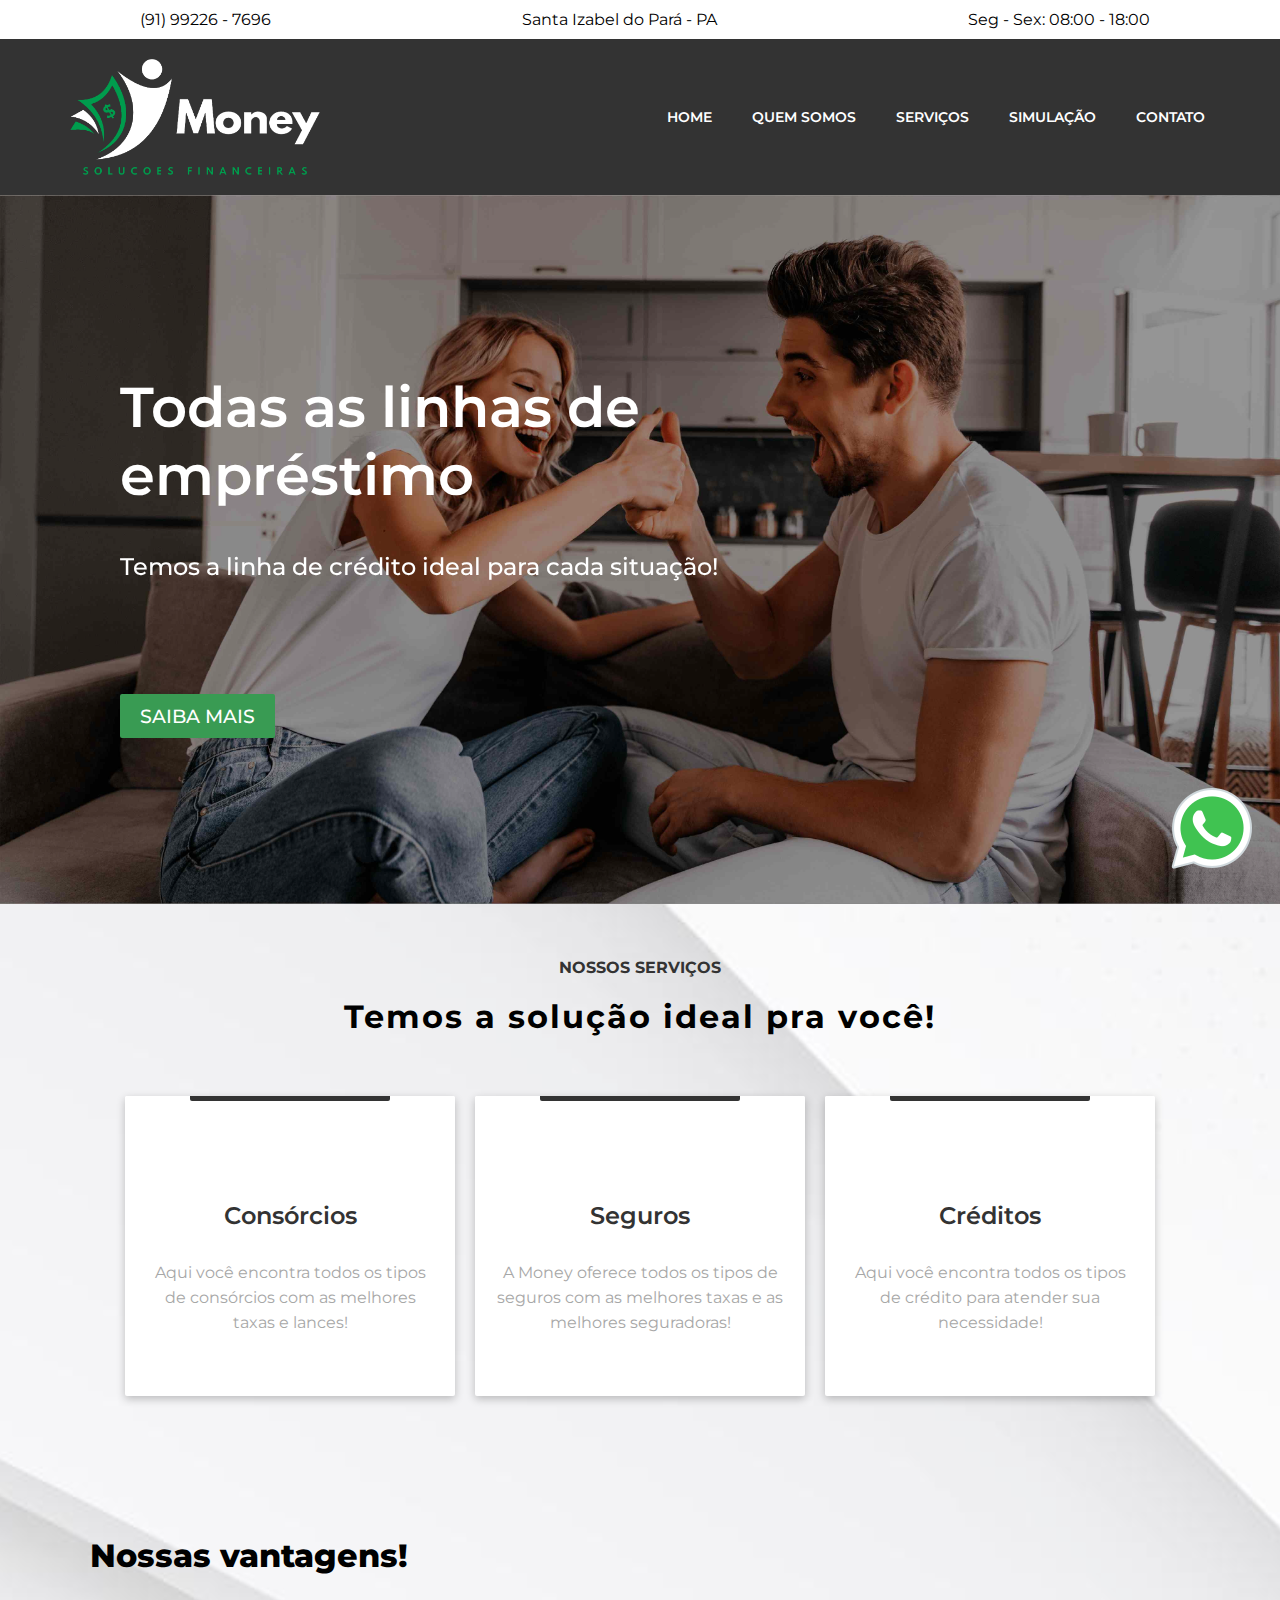
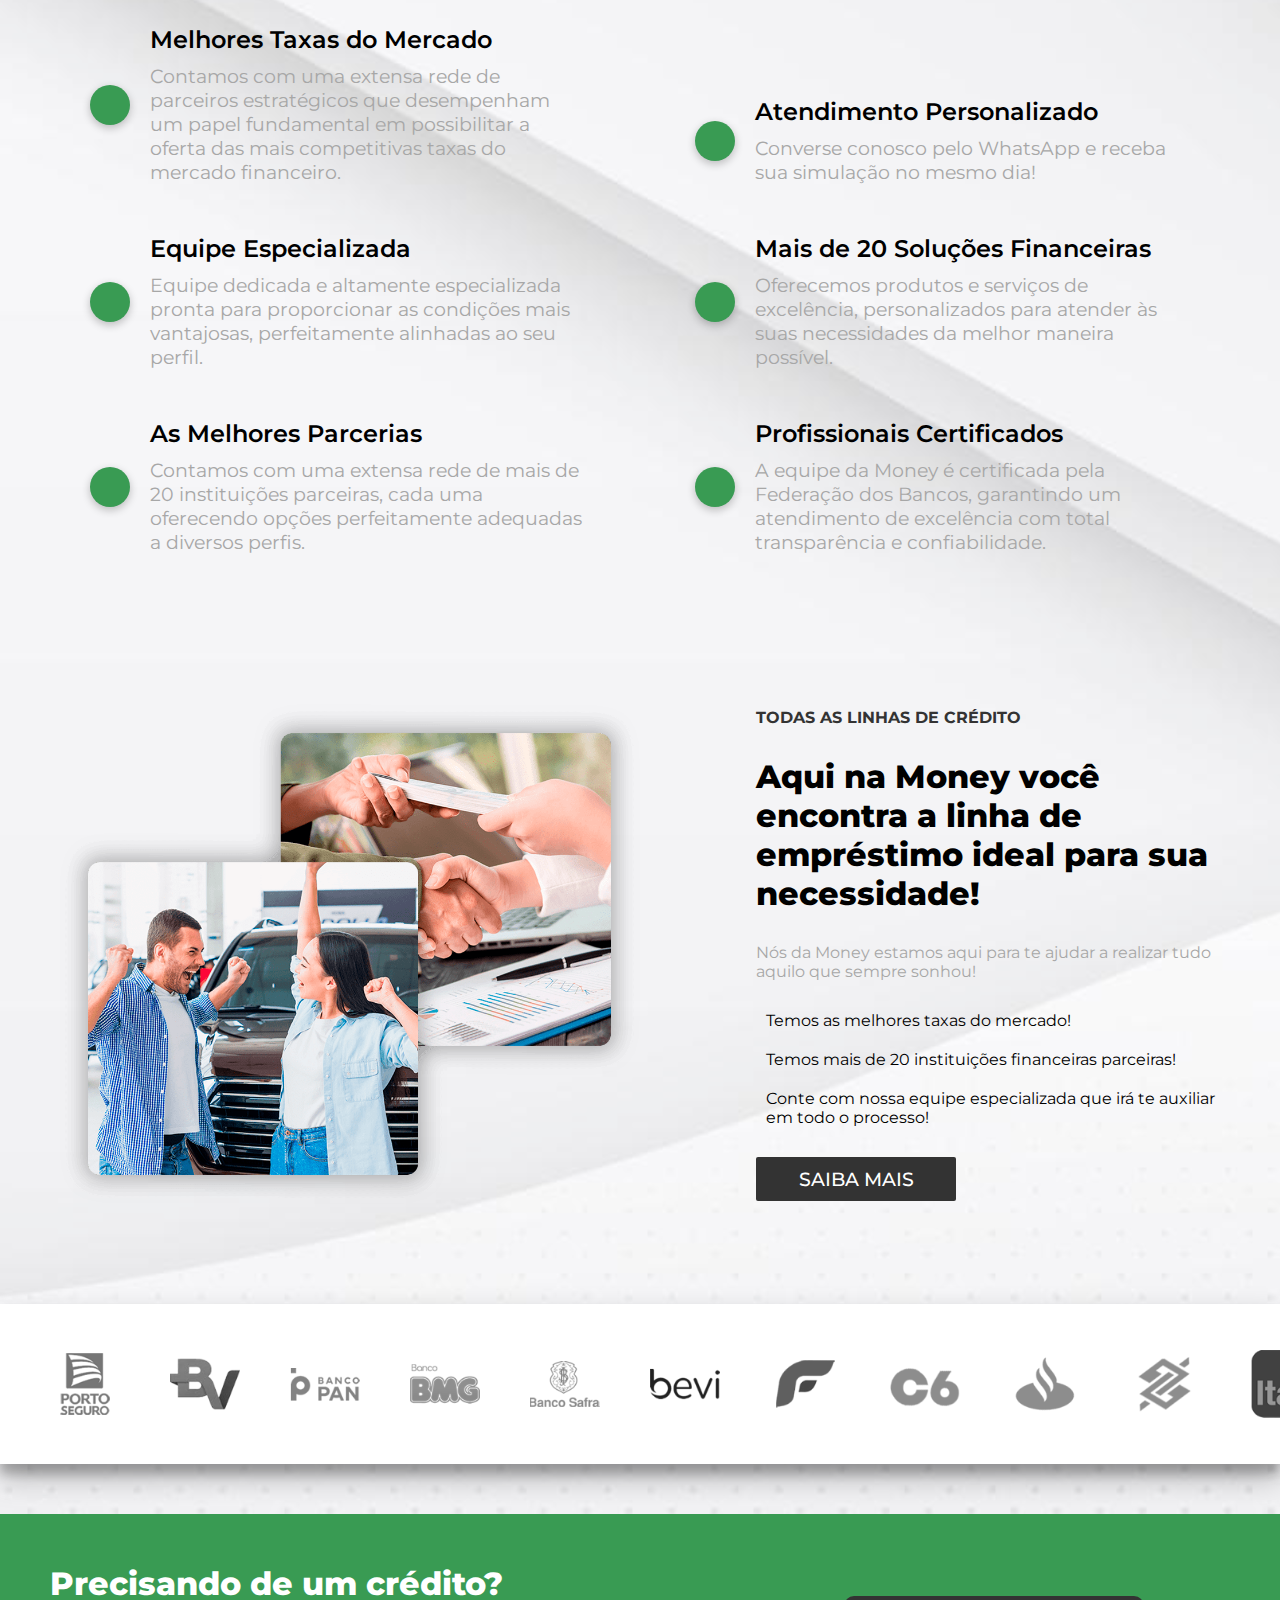
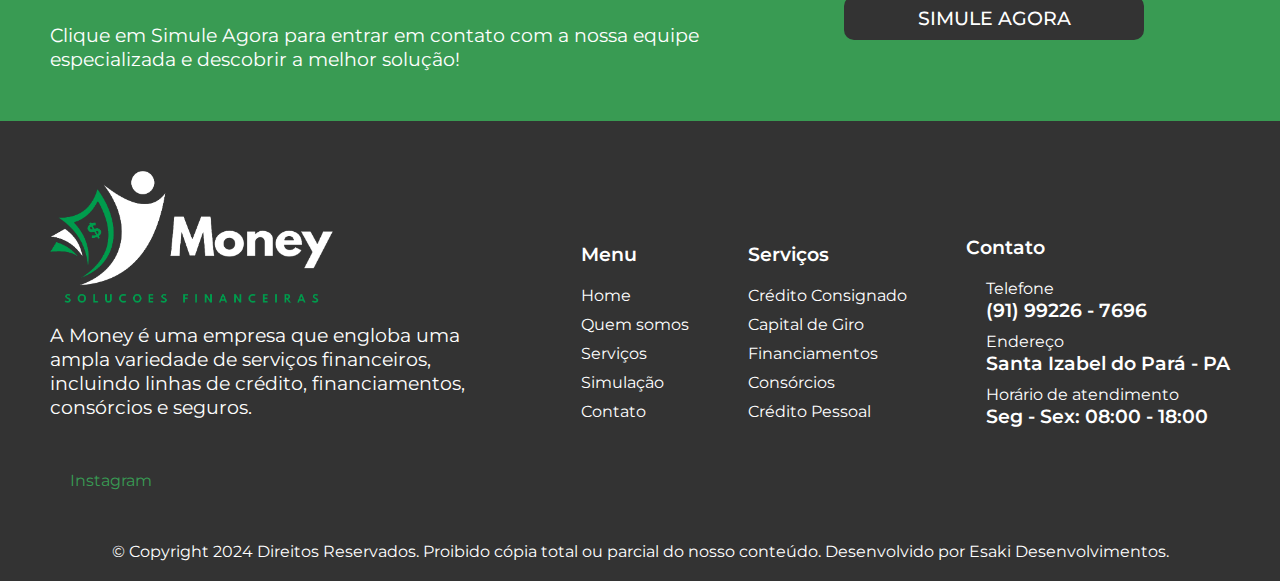
<file: index.html>
<!DOCTYPE html>
<html lang="pt-br">

<head>
    <meta charset="UTF-8">
    <meta name="viewport" content="width=device-width, initial-scale=1.0">
    <link rel="stylesheet" href="https://cdnjs.cloudflare.com/ajax/libs/font-awesome/6.4.2/css/all.min.css"
        integrity="sha512-z3gLpd7yknf1YoNbCzqRKc4qyor8gaKU1qmn+CShxbuBusANI9QpRohGBreCFkKxLhei6S9CQXFEbbKuqLg0DA=="
        crossorigin="anonymous" referrerpolicy="no-referrer" />
    <link rel="preconnect" href="https://fonts.googleapis.com">
    <link rel="preconnect" href="https://fonts.gstatic.com" crossorigin>
    <link rel="shortcut icon" href="assets/favicon.png" type="image/x-icon">
    <link href="https://fonts.googleapis.com/css2?family=Montserrat:wght@300;400;500;600;700&display=swap"
        rel="stylesheet">
    <link rel="stylesheet" href="style.css">
    <!-- <script>
        !function(f,b,e,v,n,t,s)
        {if(f.fbq)return;n=f.fbq=function(){n.callMethod?
        n.callMethod.apply(n,arguments):n.queue.push(arguments)};
        if(!f._fbq)f._fbq=n;n.push=n;n.loaded=!0;n.version='2.0';
        n.queue=[];t=b.createElement(e);t.async=!0;
        t.src=v;s=b.getElementsByTagName(e)[0];
        s.parentNode.insertBefore(t,s)}(window, document,'script',
        'https://connect.facebook.net/en_US/fbevents.js');
        fbq('init', '2858106804338481');
        fbq('track', 'PageView');
        </script>
        <noscript><img height="1" width="1" style="display:none"
        src="https://www.facebook.com/tr?id=2858106804338481&ev=PageView&noscript=1"
        /></noscript> -->
        
    <title>Money - Home</title>
</head>

<body>
    <header class="header header__home">
        <div class="info">
            <div class="informacoes telefone">
                <i class="fa-solid fa-phone"></i>
                <div class="info-content">
                    <span> (91) 99226 - 7696
                    </span>
                </div>
            </div>
            <div class="informacoes endereco">
                <i class="fa-solid fa-location-dot"></i>
                <div class="info-content">
                    <span>Santa Izabel do Pará - PA</span>
                </div>
            </div>
            <div class="informacoes horario">
                <i class="fa-solid fa-clock"></i>
                <div class=info-content>
                    <span>Seg - Sex: 08:00 - 18:00</span>
                </div>
            </div>
        </div>
        <section class="header__all">
            <div class="header__all-first">
                <div class="menu">
                    <img class="banner" id="logo" src="assets/logo branco H.png" alt="Logo Money">
                    <img id="logomb" src="assets/logo branco H.png" alt="Logo Money">
                    <i id="menu-icon" class="fa-solid fa-bars"></i>
                </div>
                <div class="header__all-second">
                    <ul>
                        <li><a href="index.html">Home</a></li>
                        <li><a href="sobreNos.html">Quem somos</a></li>
                        <li><a href="servicos.html">Serviços</a></li>
                        <li><a href="simulacao.html">Simulação</a></li>
                        <li><a href="contato.html">Contato</a></li>
                    </ul>
                </div>
            </div>

            <div class="menu__bar" id="menu__bar">
                <ul class="menu__bar-content">
                    <i class="fa-solid fa-x" id="close-btn"></i>
                    <li><a href="index.html">Home</a></li>
                    <li><a href="sobreNos.html">Quem somos</a></li>
                    <li><a href="servicos.html">Serviços</a></li>
                    <li><a href="simulacao.html">Simulação</a></li>
                    <li><a href="contato.html">Contato</a></li>
                </ul>
            </div>
        </section>
    </header>

    <main>
        <a id="wpp-btn" href="https://wa.me/5591992267696" target="_blank"><img src="assets/wpp-btn.png"
                alt="botão Whatsapp"></a>
        <a id="wpp-btn-mobile" href="https://wa.me/5591992267696" target="_blank"><img src="assets/wpp-btn-mobile.png"
                alt="botão Whatsapp"></a>

        <div class="carousel-container">
            <div class="carousel">
                <div class="carousel-slide">
                    <h2 id="h2-banner1">Todas as linhas de empréstimo</h2>
                    <p id="p-banner1">Temos a linha de crédito ideal para cada situação!
                    </p>
                    <a href="simulacao.html">Saiba Mais</a>
                    <img src="assets/Banner 1.jpg" alt="Imagem 1">
                </div>
                <div class="carousel-slide">
                    <h2>Limpa Nome</h2>
                    <p>Nós da Money queremos te ajudar a solucionar o seu problema da melhor forma!</p>
                    <a href="simulacao.html">Saiba Mais</a>
                    <img src="assets/Banner 2.jpg" alt="Imagem 2">
                </div>
                <div class="carousel-slide">
                    <h2>Todas a linhas de Seguros!</h2>
                    <p>Aqui na Money você encontra o seguro ideal para você!</p>
                    <a href="simulacao.html">Saiba Mais</a>
                    <img src="assets/Banner 3.jpg" alt="Imagem 2">
                </div>
            </div>

            <div class="carousel-container-btns">
                <button id="prev-button"><i class="fa-solid fa-angle-left"></i></button>
                <button id="next-button"><i class="fa-solid fa-angle-right"></i></button>
            </div>
        </div>

        <section class="first__section">
            <h3>Nossos serviços</h3>
            <h2>Temos a solução ideal pra você!</h2>

            <div class="first__section-container">
                <div class="content" id="content1">
                    <div id="produto1" class="produto">
                        <h3>Linhas de Consórcio:</h3>
                        <ul>
                            <li>Veicular</li>
                            <li>Imobiliário</li>
                            <li>Cirurgias</li>
                            <li>Serviços</li>
                            <li>Festas</li>
                        </ul>
                        <a class="produto-btn" href="simulacao.html">Saber mais</a>
                        <i class="fa-solid fa-money-check-dollar"></i>
                        <span>Consórcios</span>
                        <p>Aqui você encontra todos os tipos de consórcios com as melhores taxas e lances! </p>
                    </div>
                </div>

                <div class="content" id="content2">

                    <div id="produto2" class="produto">
                        <h3>Linhas de seguro:</h3>
                        <ul>
                            <li>Veicular</li>
                            <li>Residencial</li>
                            <li>Pessoal</li>
                            <li>Vida</li>
                            <li>Patrimonial</li>
                        </ul>
                        <a class="produto-btn" href="simulacao.html">Saber mais</a>
                        <i class="fa-solid fa-house"></i>
                        <span>Seguros</span>
                        <p>A Money oferece todos os tipos de seguros com as melhores taxas e as melhores
                            seguradoras!
                        </p>
                    </div>
                </div>

                <div class="content" id="content3">
                    <div id="produto3" class="produto">
                        <h3>Linhas de Crédito:</h3>
                        <ul>
                            <li>Pessoal</li>
                            <li>Consignado</li>
                            <li>Empresarial</li>
                            <li>FGTS</li>
                            <li>INSS</li>
                        </ul>
                        <a class="produto-btn" href="simulacao.html">Saber mais</a>
                        <i class="fa-solid fa-sack-dollar"></i>
                        <span>Créditos</span>
                        <p>Aqui você encontra todos os tipos de crédito para atender sua necessidade!</p>
                    </div>
                </div>
            </div>
        </section>

        <section class="fourth__section">
            <div class="fourth__section-content">
                <h2>Nossas vantagens!</h2>
                <div class="fourth__section-content-itens">
                    <i class="fa-solid fa-star"></i>
                    <div class="itens-content">
                        <h3>Melhores Taxas do Mercado</h3>
                        <p>Contamos com uma extensa rede de parceiros estratégicos que desempenham um papel fundamental
                            em possibilitar a oferta das mais competitivas taxas do mercado financeiro.</p>
                    </div>
                </div>
                <div class="fourth__section-content-itens">
                    <i class="fa-solid fa-headset"></i>
                    <div class="itens-content">
                        <h3>Equipe Especializada</h3>
                        <p>Equipe dedicada e altamente especializada pronta para proporcionar as condições mais
                            vantajosas, perfeitamente alinhadas ao seu perfil.</p>
                    </div>
                </div>
                <div class="fourth__section-content-itens">
                    <i class="fa-solid fa-rocket"></i>
                    <div class="itens-content">
                        <h3>As Melhores Parcerias</h3>
                        <p>Contamos com uma extensa rede de mais de 20 instituições parceiras, cada uma oferecendo
                            opções perfeitamente adequadas a diversos perfis.</p>
                    </div>
                </div>
            </div>

            <div class="fourth__section-content">
                <div class="fourth__section-content-itens">
                    <i class="fa-solid fa-phone"></i>
                    <div class="itens-content">
                        <h3>Atendimento Personalizado</h3>
                        <p>Converse conosco pelo WhatsApp e receba sua simulação no mesmo dia!</p>
                    </div>
                </div>
                <div class="fourth__section-content-itens">
                    <i class="fa-solid fa-arrow-up-right-dots"></i>
                    <div class="itens-content">
                        <h3>Mais de 20 Soluções Financeiras</h3>
                        <p>Oferecemos produtos e serviços de excelência, personalizados para atender às suas
                            necessidades da melhor maneira possível.</p>
                    </div>
                </div>
                <div class="fourth__section-content-itens">
                    <i class="fa-regular fa-address-card"></i>
                    <div class="itens-content">
                        <h3>Profissionais Certificados</h3>
                        <p>A equipe da Money é certificada pela Federação dos Bancos, garantindo um
                            atendimento de excelência com total transparência e confiabilidade.</p>
                    </div>
                </div>
            </div>
        </section>

        <section class="second__section">
            <img class="second__section-imagem" src="assets/second section imagem.png" alt="">

            <div class="second__section-conteudo">
                <h3>Todas as linhas de Crédito</h3>
                <h2>Aqui na Money você encontra a linha de empréstimo ideal para sua necessidade! </h2>
                <p>Nós da Money estamos aqui para te ajudar a realizar tudo aquilo que sempre sonhou! </p>
                <ul>
                    <li>
                        <i class="fa-solid fa-trophy"></i>
                        <p>Temos as melhores taxas do mercado!</p>
                    </li>
                    <li>
                        <i class="fa-solid fa-trophy"></i>
                        <p>Temos mais de 20 instituições financeiras parceiras!</p>
                    </li>
                    <li>
                        <i class="fa-solid fa-trophy"></i>
                        <p>Conte com nossa equipe especializada que irá te auxiliar em todo o processo!</p>
                    </li>
                </ul>

                <a href="simulacao.html">Saiba Mais</a>
            </div>
        </section>

        <section class="third__section" id="third">
            <div class="buttons">
                <button id="btnleft"><i class="fa-solid fa-angle-left"></i></button>
                <button id="btnright"><i class="fa-solid fa-angle-right"></i></button>
            </div>

            <div class="third__section-container" id="third__section-container">

                <div class="scroll-container" id="scroll-container">
                    <img src="assets/bancos/porto.png" alt="">
                    <img src="assets/bancos/bv.png" alt="">
                    <img src="assets/bancos/pan.png" alt="">
                    <img src="assets/bancos/bmg.png" alt="">
                    <img src="assets/bancos/safra.png" alt="">
                    <img src="assets/bancos/bevi.png" alt="">
                    <img src="assets/bancos/facta.png" alt="">
                    <img src="assets/bancos/c6.png" alt="">
                    <img src="assets/bancos/santander.png" alt="">
                    <img src="assets/bancos/bradesco.png" alt="">
                    <img src="assets/bancos/itau.png" alt="">
                    <img src="assets/bancos/banrisul.png" alt="">
                    <img src="assets/bancos/mercantil.png" alt="">
                </div>
            </div>
        </section>

        <section class="fifth__section">
            <div class="fifth__section-all">
                <div class="fifth__section-all-content">
                    <h2>Precisando de um crédito?</h2>
                    <p>Clique em Simule Agora para entrar em contato com a nossa equipe
                        especializada e descobrir a melhor solução!</p>
                </div>
                <div class="fifth__section-all-link"><a href="simulacao.html">Simule Agora</a></div>
            </div>
        </section>
    </main>

    <footer id="footer">
        <div class="footer__content">
            <div class="footer__logo">
                <img src="assets/logo branco H.png" alt="Logo Money">
                <p>A Money é uma empresa que engloba uma ampla variedade de serviços financeiros, incluindo
                    linhas de crédito, financiamentos, consórcios e seguros.
                    <br><br>
                </p>
                <div class="icons">
                    <a target="_blank" href="https://www.instagram.com/moneysolucoes_"><i
                            class="fa-brands fa-instagram"></i></a>
                            <a target="_blank" href="https://www.instagram.com/moneysolucoes_"><i
                             ></i>Instagram</a>
                    <!-- <a target="_blank" href="?"><i class="fa-brands fa-facebook"></i></a> -->
                </div>
            </div>
            <div class="footer__menu footer__itens">
                <span>Menu</span>
                <ul>
                    <li><a href="index.html">Home</a></li>
                    <li><a href="sobreNos.html">Quem somos</a></li>
                    <li><a href="servicos.html">Serviços</a></li>
                    <li><a href="simulacao.html">Simulação</a></li>
                    <li><a href="contato.html">Contato</a></li>
                </ul>
            </div>
            <div class="footer__servicos footer__itens">
                <span>Serviços</span>
                <ul>
                    <li><a href="simulacao.html">Crédito Consignado</a></li>
                    <li><a href="simulacao.html">Capital de Giro</a></li>
                    <li><a href="simulacao.html">Financiamentos</a></li>
                    <li><a href="simulacao.html">Consórcios</a></li>
                    <li><a href="simulacao.html">Crédito Pessoal</a></li>
                </ul>
            </div>
            <div class="footer__contato footer__itens">
                <span>Contato</span>
                <ul>
                    <li>
                        <i class="fa-solid fa-phone"></i>
                        <div>
                            <p>Telefone</p>
                            <span>(91) 99226 - 7696</span>
                        </div>
                    </li>
                    <li>
                        <i class="fa-solid fa-location-dot"></i>
                        <div>
                            <p>Endereço</p>
                            <span>Santa Izabel do Pará - PA</span>
                        </div>
                    </li>
                    <li>
                        <i class="fa-solid fa-clock"></i>
                        <div>
                            <p>Horário de atendimento</p>
                            <span>Seg - Sex: 08:00 - 18:00</span>
                        </div>
                    </li>
                </ul>
            </div>
        </div>

        <span class="copy"> &copy; Copyright 2024 Direitos Reservados. Proibido cópia total ou parcial do nosso
            conteúdo.
            Desenvolvido por Esaki Desenvolvimentos.</span>
            <!-- <a target="_blank" href="pprivacidade.html" style="color: white;">Política de privacidade</a> -->
    </footer>

    <script src="slide.js"></script>
    <script src="menuBar.js"></script>
    <script src="script.js"></script>
    <script src="firstSection.js"></script>
    <script src="bancos.js"></script>
</body>

</html>
</file>
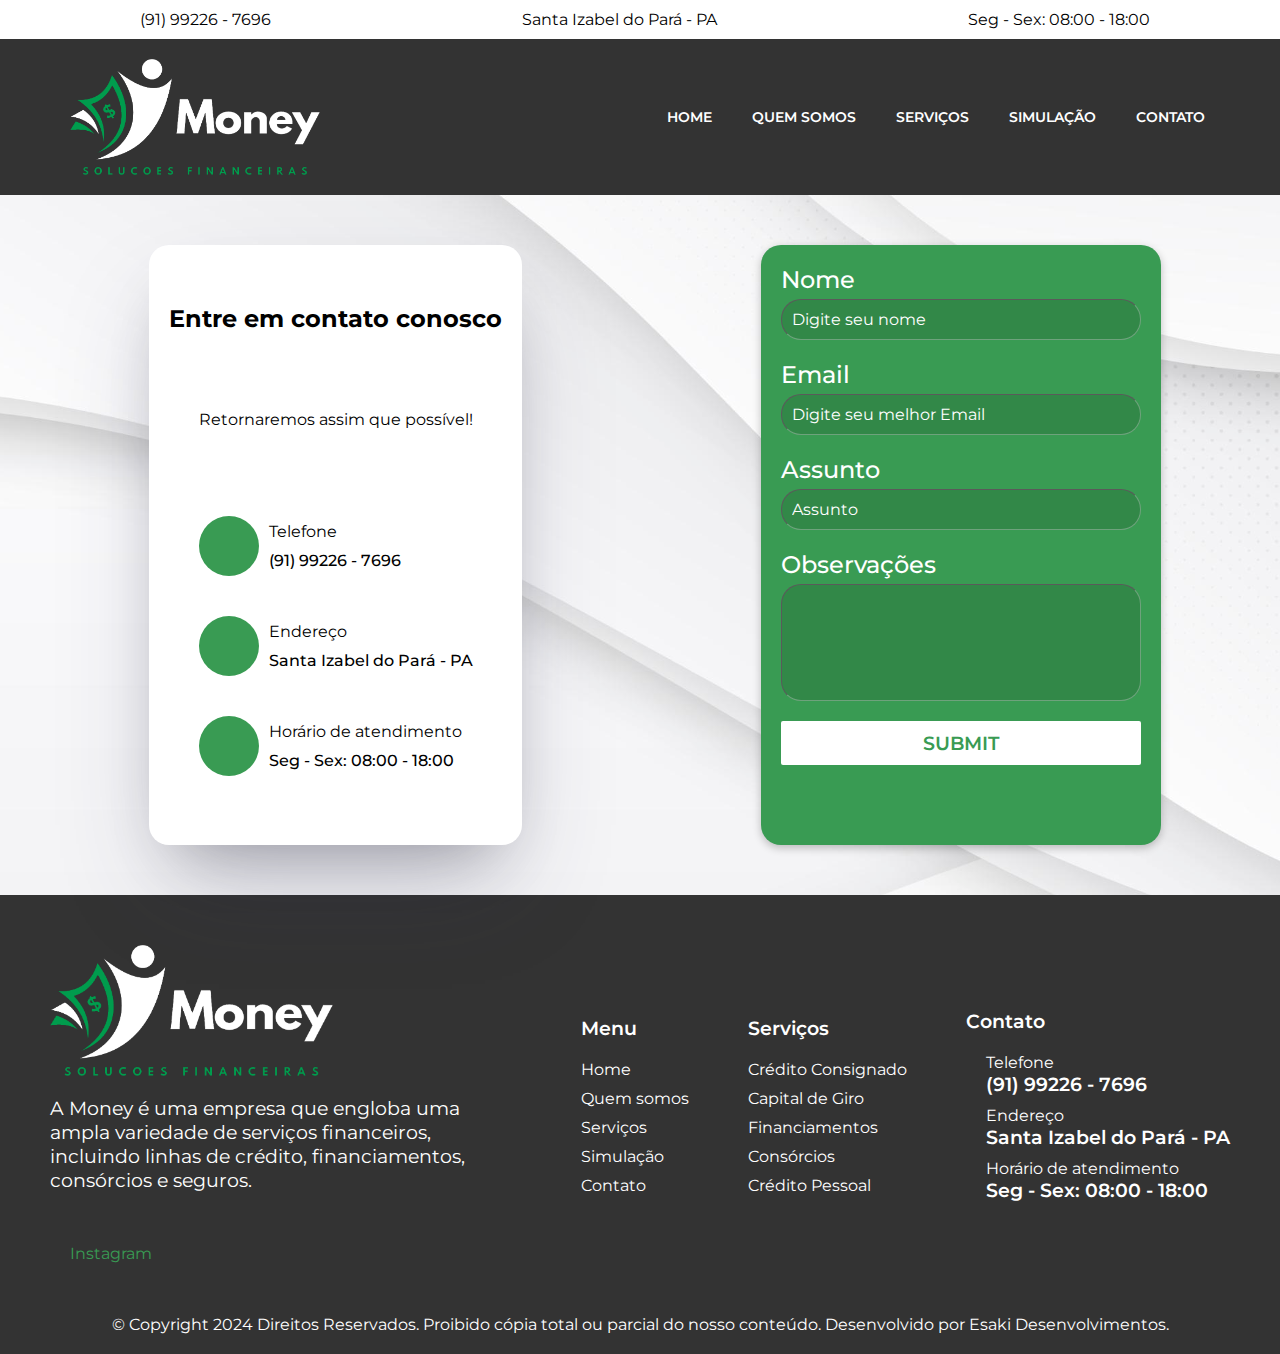
<file: contato.html>
<!DOCTYPE html>
<html lang="pt-br">

<head>
    <meta charset="UTF-8">
    <meta name="viewport" content="width=device-width, initial-scale=1.0">
    <link rel="stylesheet" href="https://cdnjs.cloudflare.com/ajax/libs/font-awesome/6.4.2/css/all.min.css"
        integrity="sha512-z3gLpd7yknf1YoNbCzqRKc4qyor8gaKU1qmn+CShxbuBusANI9QpRohGBreCFkKxLhei6S9CQXFEbbKuqLg0DA=="
        crossorigin="anonymous" referrerpolicy="no-referrer" />
    <link rel="preconnect" href="https://fonts.googleapis.com">
    <link rel="preconnect" href="https://fonts.gstatic.com" crossorigin>
    <link rel="shortcut icon" href="assets/favicon.png" type="image/x-icon">
    <link href="https://fonts.googleapis.com/css2?family=Montserrat:wght@300;400;500;600;700&display=swap"
        rel="stylesheet">
    <link rel="stylesheet" href="style.css">
    <!-- <script>
        !function(f,b,e,v,n,t,s)
        {if(f.fbq)return;n=f.fbq=function(){n.callMethod?
        n.callMethod.apply(n,arguments):n.queue.push(arguments)};
        if(!f._fbq)f._fbq=n;n.push=n;n.loaded=!0;n.version='2.0';
        n.queue=[];t=b.createElement(e);t.async=!0;
        t.src=v;s=b.getElementsByTagName(e)[0];
        s.parentNode.insertBefore(t,s)}(window, document,'script',
        'https://connect.facebook.net/en_US/fbevents.js');
        fbq('init', '2858106804338481');
        fbq('track', 'PageView');
        </script>
        <noscript><img height="1" width="1" style="display:none"
        src="https://www.facebook.com/tr?id=2858106804338481&ev=PageView&noscript=1"
        /></noscript> -->
        
    <title>Money - Contato</title>
</head>

<body>
    <header class="header header__home">
        <div class="info">
            <div class="informacoes telefone">
                <i class="fa-solid fa-phone"></i>
                <div class="info-content">
                    <span> (91) 99226 - 7696
                    </span>
                </div>
            </div>
            <div class="informacoes endereco">
                <i class="fa-solid fa-location-dot"></i>
                <div class="info-content">
                    <span>Santa Izabel do Pará - PA</span>
                </div>
            </div>
            <div class="informacoes horario">
                <i class="fa-solid fa-clock"></i>
                <div class=info-content>
                    <span>Seg - Sex: 08:00 - 18:00</span>
                </div>
            </div>
        </div>
        <section class="header__all">
            <div class="header__all-first">
                <div class="menu">
                    <img class="banner" id="logo" src="assets/logo branco H.png" alt="Logo Money">
                    <img id="logomb" src="assets/logo branco H.png" alt="Logo Money">
                    <i id="menu-icon" class="fa-solid fa-bars"></i>
                </div>
                <div class="header__all-second">
                    <ul>
                        <li><a href="index.html">Home</a></li>
                        <li><a href="sobreNos.html">Quem somos</a></li>
                        <li><a href="servicos.html">Serviços</a></li>
                        <li><a href="simulacao.html">Simulação</a></li>
                        <li><a href="contato.html">Contato</a></li>
                    </ul>
                </div>
            </div>

            <div class="menu__bar" id="menu__bar">
                <ul class="menu__bar-content">
                    <i class="fa-solid fa-x" id="close-btn"></i>
                    <li><a href="index.html">Home</a></li>
                    <li><a href="sobreNos.html">Quem somos</a></li>
                    <li><a href="servicos.html">Serviços</a></li>
                    <li><a href="simulacao.html">Simulação</a></li>
                    <li><a href="contato.html">Contato</a></li>
                </ul>
            </div>
        </section>
    </header>

    <section class="section__contato">
        <div class="contato">
            <h1>Entre em contato conosco</h1>
            <p>Retornaremos assim que possível!</p>
            <div class="info">
                <div class="informacoes telefone">
                    <i class="fa-solid fa-phone"></i>
                    <div class="info-content">
                        <p>Telefone</p>
                        <span>(91) 99226 - 7696</span>
                    </div>
                </div>
                <div class="informacoes endereco">
                    <i class="fa-solid fa-location-dot"></i>
                    <div class="info-content">
                        <p>Endereço</p>
                        <span>Santa Izabel do Pará - PA</span>
                    </div>
                </div>
                <div class="informacoes horario">
                    <i class="fa-solid fa-clock"></i>
                    <div class="info-content">
                        <p>Horário de atendimento</p>
                        <span>Seg - Sex: 08:00 - 18:00</span>
                    </div>
                </div>
                <!-- <div class="informacoes horario">
                    <i class="fa-solid fa-envelope" style="color: #ffffff;"></i>
                    <div class="info-content">
                        <span>?</span>
                    </div>
                </div> -->
            </div>
        </div>
        
        <div class="form">
            <div class="itens">
                <label for="nome">Nome</label>
                <input id="nome" type="text" name="nome" placeholder="Digite seu nome" required>
            </div>

            <div class="itens">
                <label for="email">Email</label>
                <input id="email" type="email" name="email" placeholder="Digite seu melhor Email" required>
            </div>

            <div class="itens">
                <label for="assunto">Assunto</label>
                <input id="assunto" type="text" name="assunto" placeholder="Assunto" required>
            </div>

            <div class="itens">
                <label for="texto">Observações</label>
                <textarea name="texto" id="texto" cols="30" rows="5"></textarea>
            </div>

            <input id="enviar" class="btn-enviar" type="submit" name="enviar" placeholder="Enviar">
        </div>

    </section>

    <footer id="footer">
        <div class="footer__content">
            <div class="footer__logo">
                <img src="assets/logo branco H.png" alt="Logo Money">
                <p>A Money é uma empresa que engloba uma ampla variedade de serviços financeiros, incluindo
                    linhas de crédito, financiamentos, consórcios e seguros.
                    <br><br>
                </p>
                <div class="icons">
                    <a target="_blank" href="https://www.instagram.com/moneysolucoes_"><i
                            class="fa-brands fa-instagram"></i></a>
                            <a target="_blank" href="https://www.instagram.com/moneysolucoes_"><i
                             ></i>Instagram</a>
                    <!-- <a target="_blank" href="?"><i class="fa-brands fa-facebook"></i></a> -->
                </div>
            </div>
            <div class="footer__menu footer__itens">
                <span>Menu</span>
                <ul>
                    <li><a href="index.html">Home</a></li>
                    <li><a href="sobreNos.html">Quem somos</a></li>
                    <li><a href="servicos.html">Serviços</a></li>
                    <li><a href="simulacao.html">Simulação</a></li>
                    <li><a href="contato.html">Contato</a></li>
                </ul>
            </div>
            <div class="footer__servicos footer__itens">
                <span>Serviços</span>
                <ul>
                    <li><a href="simulacao.html">Crédito Consignado</a></li>
                    <li><a href="simulacao.html">Capital de Giro</a></li>
                    <li><a href="simulacao.html">Financiamentos</a></li>
                    <li><a href="simulacao.html">Consórcios</a></li>
                    <li><a href="simulacao.html">Crédito Pessoal</a></li>
                </ul>
            </div>
            <div class="footer__contato footer__itens">
                <span>Contato</span>
                <ul>
                    <li>
                        <i class="fa-solid fa-phone"></i>
                        <div>
                            <p>Telefone</p>
                            <span>(91) 99226 - 7696</span>
                        </div>
                    </li>
                    <li>
                        <i class="fa-solid fa-location-dot"></i>
                        <div>
                            <p>Endereço</p>
                            <span>Santa Izabel do Pará - PA</span>
                        </div>
                    </li>
                    <li>
                        <i class="fa-solid fa-clock"></i>
                        <div>
                            <p>Horário de atendimento</p>
                            <span>Seg - Sex: 08:00 - 18:00</span>
                        </div>
                    </li>
                </ul>
            </div>
        </div>

        <span class="copy"> &copy; Copyright 2024 Direitos Reservados. Proibido cópia total ou parcial do nosso
            conteúdo.
            Desenvolvido por Esaki Desenvolvimentos.</span>
            <!-- <a target="_blank" href="pprivacidade.html" style="color: white;">Política de privacidade</a> -->
    </footer>



    <script src="menuBar.js"></script>
    <script src="contato.js"></script>
</body>

</html>
</file>
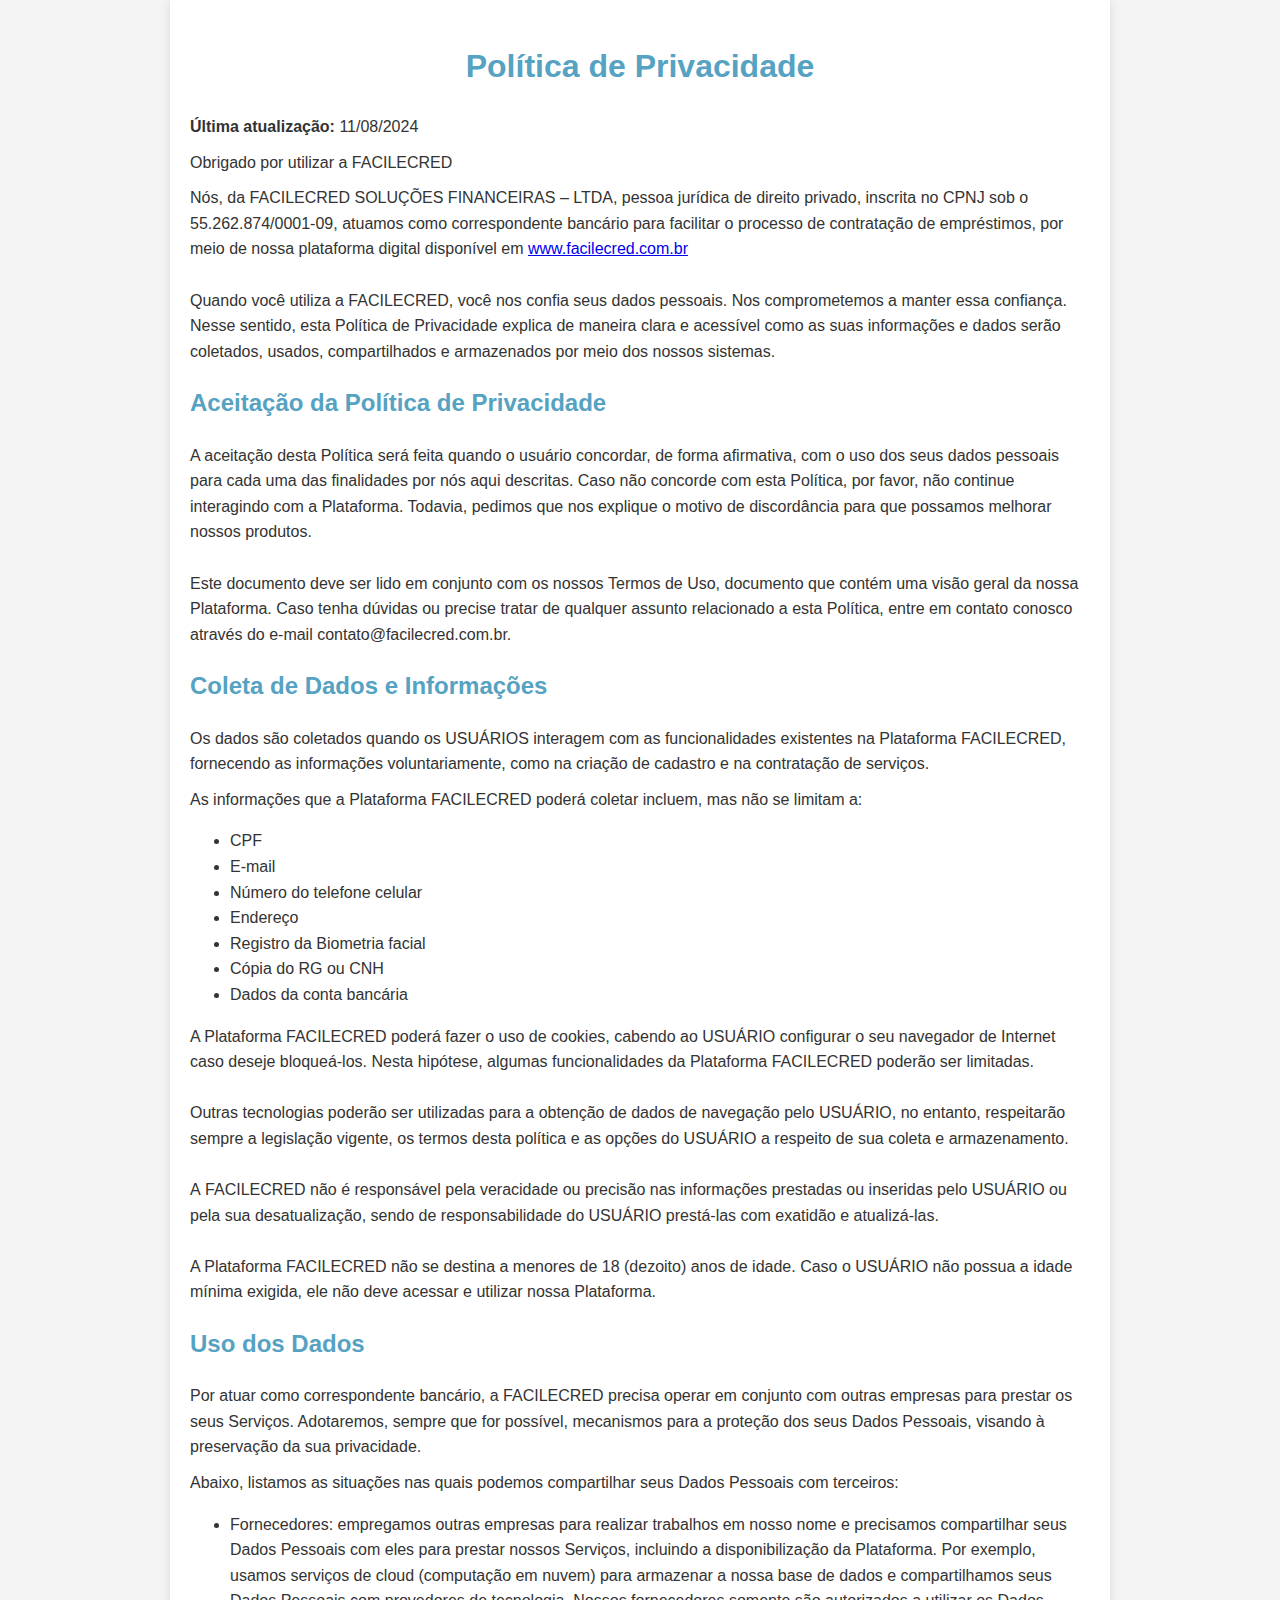
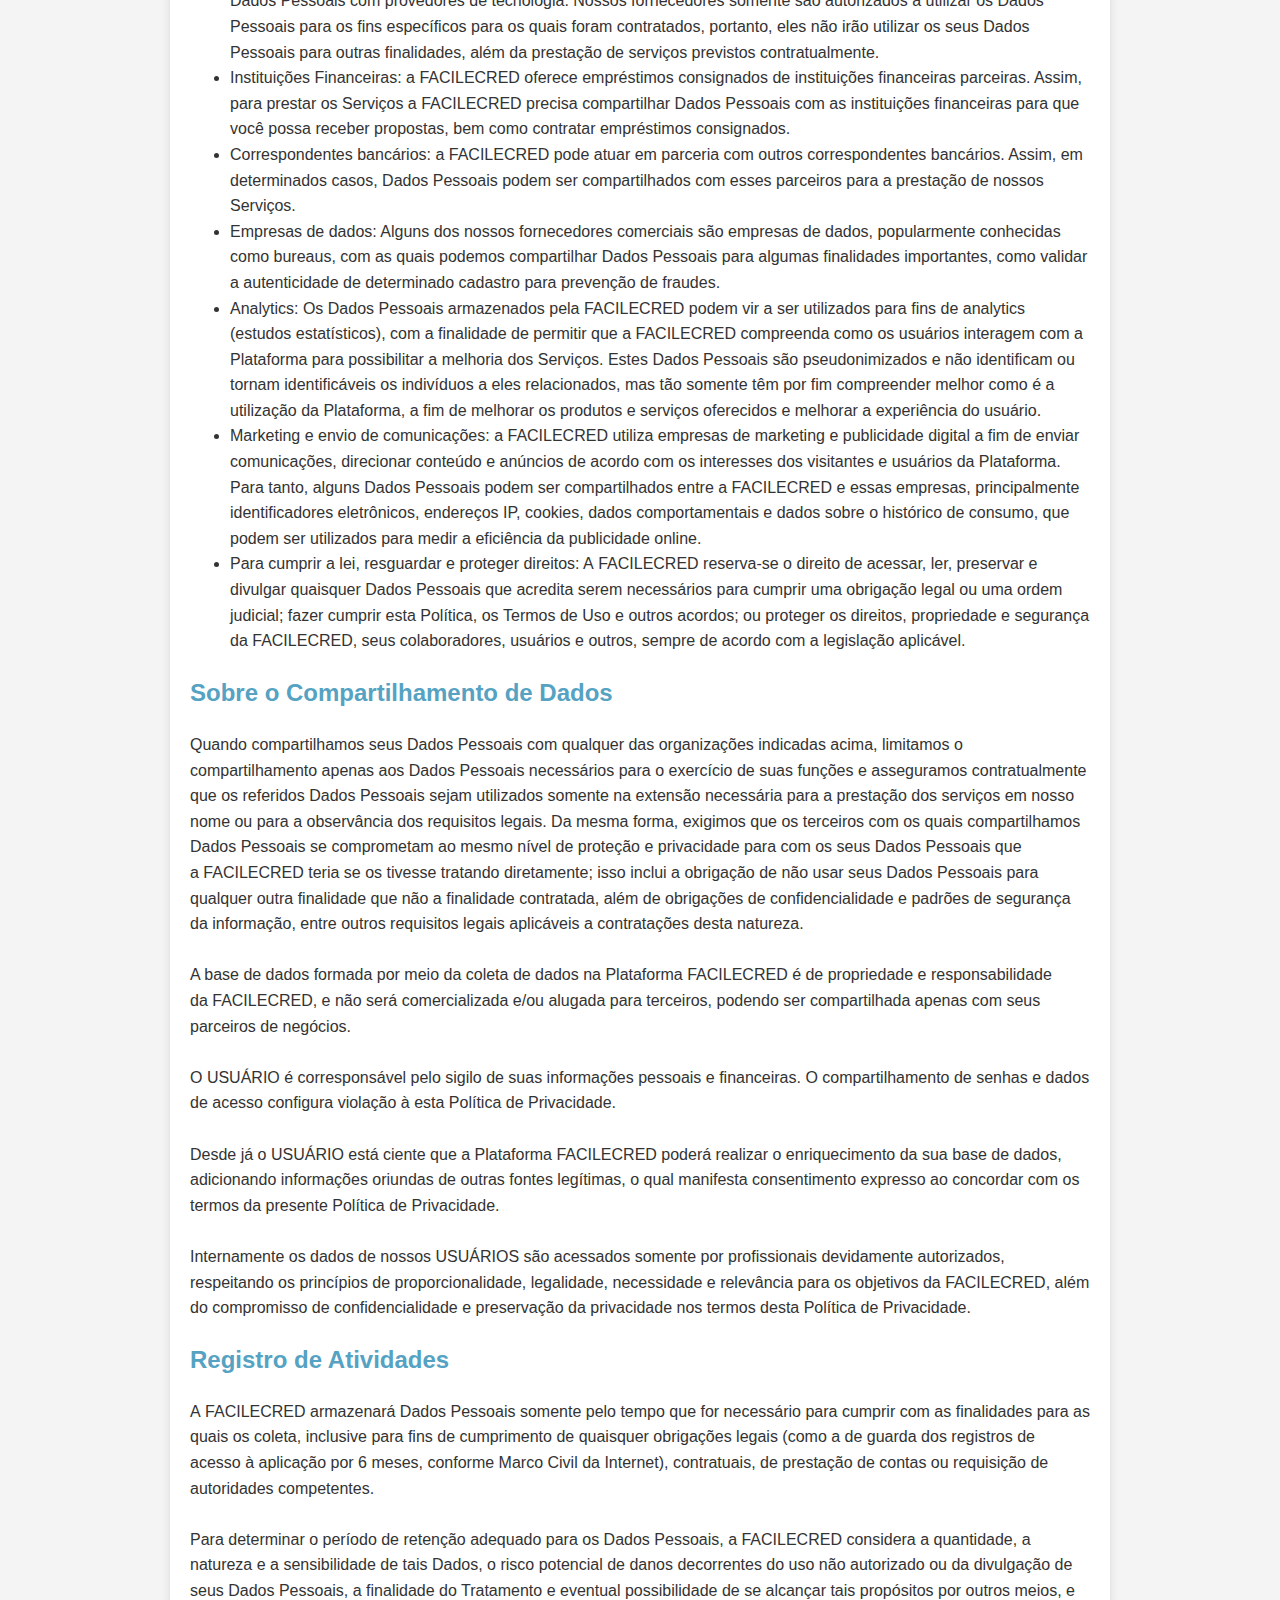
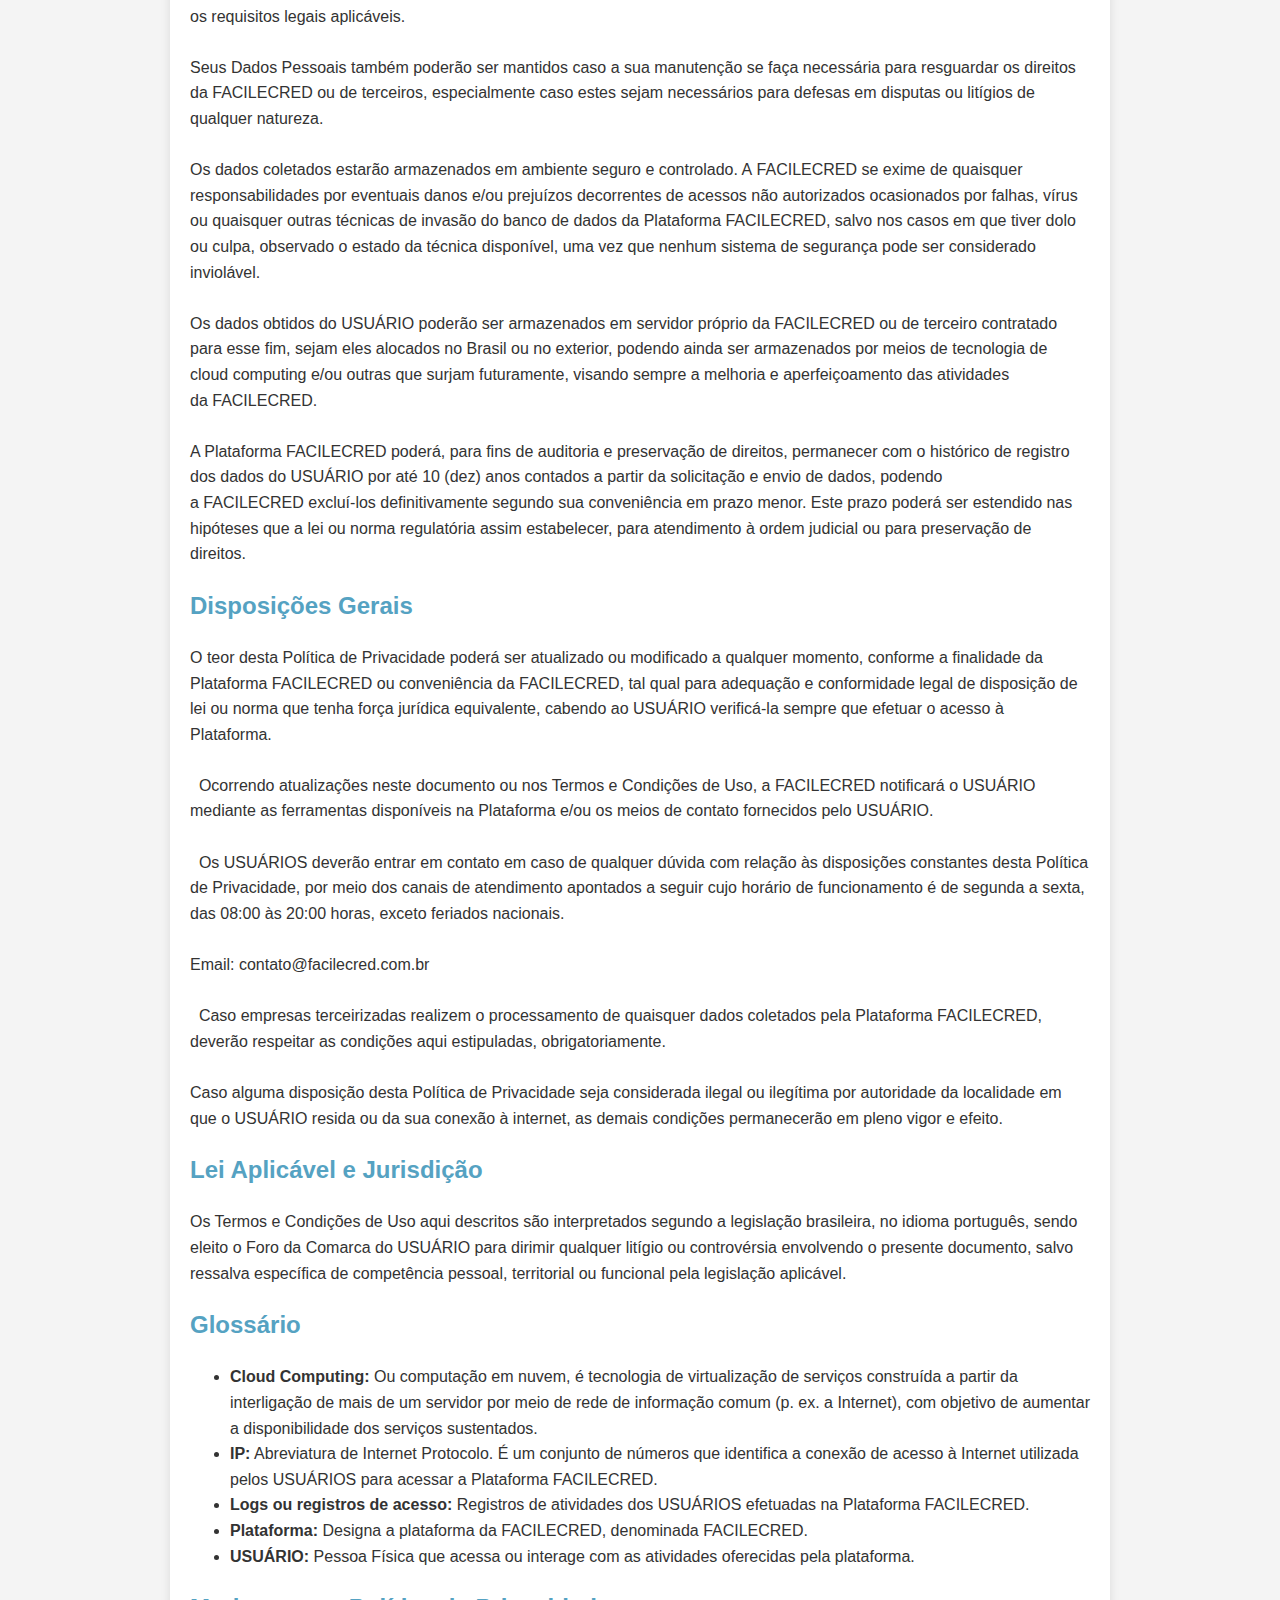
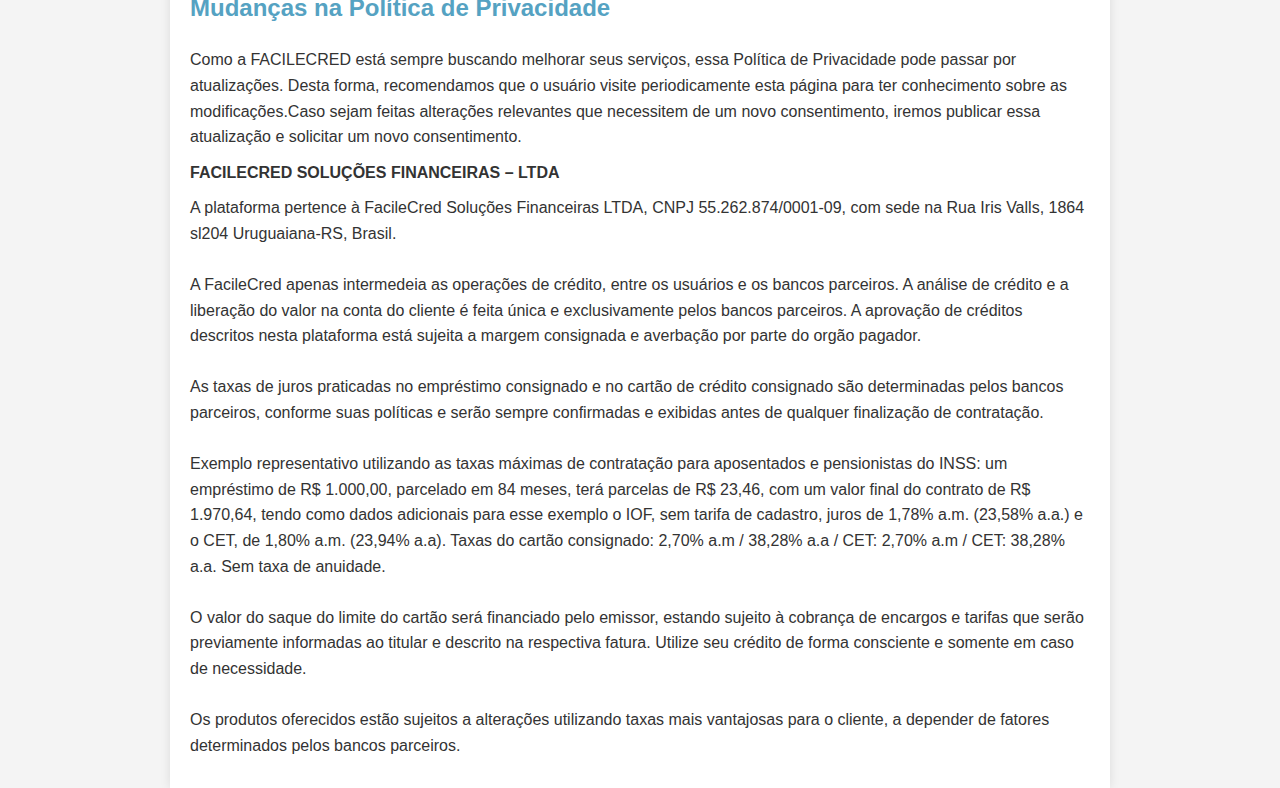
<file: pprivacidade.html>
<!DOCTYPE html>
<html lang="pt-BR">
<head>
    <meta charset="UTF-8">
    <meta name="viewport" content="width=device-width, initial-scale=1.0">
    <title>Política de Privacidade - FACILECRED</title>
    <style>
        body {
            font-family: Arial, sans-serif;
            line-height: 1.6;
            margin: 0;
            padding: 0;
            background-color: #f4f4f4;
            color: #333;
        }
        .container {
            max-width: 900px;
            margin: 0 auto;
            padding: 20px;
            background-color: #fff;
            box-shadow: 0 0 10px rgba(0, 0, 0, 0.1);
        }
        h1, h2, h3 {
            color: #55a2c2;
        }
        h1 {
            text-align: center;
        }
        p {
            margin: 10px 0;
        }
    </style>
</head>
<body>
    <div class="container">
        <h1>Política de Privacidade</h1>
        <p><strong>Última atualização:</strong> 11/08/2024</p>
        <p>Obrigado por utilizar a FACILECRED</p>
        <p>
            Nós, da FACILECRED SOLUÇÕES FINANCEIRAS – LTDA, pessoa jurídica de direito privado, inscrita no CPNJ sob o 55.262.874/0001-09, atuamos como correspondente bancário para facilitar o processo de contratação de empréstimos, por meio de nossa plataforma digital disponível em <a href="http://www.facilecred.com.br">www.facilecred.com.br</a><br><br>
            Quando você utiliza a FACILECRED, você nos confia seus dados pessoais. Nos comprometemos a manter essa confiança. Nesse sentido, esta Política de Privacidade explica de maneira clara e acessível como as suas informações e dados serão coletados, usados, compartilhados e armazenados por meio dos nossos sistemas.

        </p>

        <h2>Aceitação da Política de Privacidade</h2>
        <p>
            A aceitação desta Política será feita quando o usuário concordar, de forma afirmativa, com o uso dos seus dados pessoais para cada uma das finalidades por nós aqui descritas. Caso não concorde com esta Política, por favor, não continue interagindo com a Plataforma. Todavia, pedimos que nos explique o motivo de discordância para que possamos melhorar nossos produtos. <br><br>
            Este documento deve ser lido em conjunto com os nossos Termos de Uso, documento que contém uma visão geral da nossa Plataforma. Caso tenha dúvidas ou precise tratar de qualquer assunto relacionado a esta Política, entre em contato conosco através do e-mail contato@facilecred.com.br.
        </p>

        <h2>Coleta de Dados e Informações</h2>
        <p>
            Os dados são coletados quando os USUÁRIOS interagem com as funcionalidades existentes na Plataforma FACILECRED, fornecendo as informações voluntariamente, como na criação de cadastro e na contratação de serviços.
        </p>
        <p>
            As informações que a Plataforma FACILECRED poderá coletar incluem, mas não se limitam a:
        </p>
        <ul>
            <li>CPF</li>
            <li>E-mail</li>
            <li>Número do telefone celular</li>
            <li>Endereço</li>
            <li>Registro da Biometria facial</li>
            <li>Cópia do RG ou CNH</li>
            <li>Dados da conta bancária</li>
        </ul>

        <p>A Plataforma FACILECRED poderá fazer o uso de cookies, cabendo ao USUÁRIO configurar o seu navegador de Internet caso deseje bloqueá-los. Nesta hipótese, algumas funcionalidades da Plataforma FACILECRED poderão ser limitadas. <br><br>

            ​
            Outras tecnologias poderão ser utilizadas para a obtenção de dados de navegação pelo USUÁRIO, no entanto, respeitarão sempre a legislação vigente, os termos desta política e as opções do USUÁRIO a respeito de sua coleta e armazenamento.<br><br>
            ​
            A FACILECRED não é responsável pela veracidade ou precisão nas informações prestadas ou inseridas pelo USUÁRIO ou pela sua desatualização, sendo de responsabilidade do USUÁRIO prestá-las com exatidão e atualizá-las.
            ​<br><br>
            A Plataforma FACILECRED não se destina a menores de 18 (dezoito) anos de idade. Caso o USUÁRIO não possua a idade mínima exigida, ele não deve acessar e utilizar nossa Plataforma.
            </p>

        <h2>Uso dos Dados</h2>
        <p>
            Por atuar como correspondente bancário, a FACILECRED precisa operar em conjunto com outras empresas para prestar os seus Serviços. Adotaremos, sempre que for possível, mecanismos para a proteção dos seus Dados Pessoais, visando à preservação da sua privacidade.
        </p>
        <p>
            Abaixo, listamos as situações nas quais podemos compartilhar seus Dados Pessoais com terceiros:
        </p>
        <ul>
            <li>Fornecedores: empregamos outras empresas para realizar trabalhos em nosso nome e precisamos compartilhar seus Dados Pessoais com eles para prestar nossos Serviços, incluindo a disponibilização da Plataforma. Por exemplo, usamos serviços de cloud (computação em nuvem) para armazenar a nossa base de dados e compartilhamos seus Dados Pessoais com provedores de tecnologia. Nossos fornecedores somente são autorizados a utilizar os Dados Pessoais para os fins específicos para os quais foram contratados, portanto, eles não irão utilizar os seus Dados Pessoais para outras finalidades, além da prestação de serviços previstos contratualmente.</li>
            <li>Instituições Financeiras: a FACILECRED oferece empréstimos consignados de instituições financeiras parceiras. Assim, para prestar os Serviços a FACILECRED precisa compartilhar Dados Pessoais com as instituições financeiras para que você possa receber propostas, bem como contratar empréstimos consignados.
            </li>
            <li>Correspondentes bancários: a FACILECRED pode atuar em parceria com outros correspondentes bancários. Assim, em determinados casos, Dados Pessoais podem ser compartilhados com esses parceiros para a prestação de nossos Serviços.</li>
            <li>Empresas de dados: Alguns dos nossos fornecedores comerciais são empresas de dados, popularmente conhecidas como bureaus, com as quais podemos compartilhar Dados Pessoais para algumas finalidades importantes, como validar a autenticidade de determinado cadastro para prevenção de fraudes.
            </li>
            <li>Analytics: Os Dados Pessoais armazenados pela FACILECRED podem vir a ser utilizados para fins de analytics (estudos estatísticos), com a finalidade de permitir que a FACILECRED compreenda como os usuários interagem com a Plataforma para possibilitar a melhoria dos Serviços. Estes Dados Pessoais são pseudonimizados e não identificam ou tornam identificáveis os indivíduos a eles relacionados, mas tão somente têm por fim compreender melhor como é a utilização da Plataforma, a fim de melhorar os produtos e serviços oferecidos e melhorar a experiência do usuário.</li>
            <li>Marketing e envio de comunicações: a FACILECRED utiliza empresas de marketing e publicidade digital a fim de enviar comunicações, direcionar conteúdo e anúncios de acordo com os interesses dos visitantes e usuários da Plataforma. Para tanto, alguns Dados Pessoais podem ser compartilhados entre a FACILECRED e essas empresas, principalmente identificadores eletrônicos, endereços IP, cookies, dados comportamentais e dados sobre o histórico de consumo, que podem ser utilizados para medir a eficiência da publicidade online.
            </li>
            <li>Para cumprir a lei, resguardar e proteger direitos: A FACILECRED reserva-se o direito de acessar, ler, preservar e divulgar quaisquer Dados Pessoais que acredita serem necessários para cumprir uma obrigação legal ou uma ordem judicial; fazer cumprir esta Política, os Termos de Uso e outros acordos; ou proteger os direitos, propriedade e segurança da FACILECRED, seus colaboradores, usuários e outros, sempre de acordo com a legislação aplicável.
            </li>
        </ul>

        <h2>Sobre o Compartilhamento de Dados</h2>
        <p>
            Quando compartilhamos seus Dados Pessoais com qualquer das organizações indicadas acima, limitamos o compartilhamento apenas aos Dados Pessoais necessários para o exercício de suas funções e asseguramos contratualmente que os referidos Dados Pessoais sejam utilizados somente na extensão necessária para a prestação dos serviços em nosso nome ou para a observância dos requisitos legais. Da mesma forma, exigimos que os terceiros com os quais compartilhamos Dados Pessoais se comprometam ao mesmo nível de proteção e privacidade para com os seus Dados Pessoais que a FACILECRED teria se os tivesse tratando diretamente; isso inclui a obrigação de não usar seus Dados Pessoais para qualquer outra finalidade que não a finalidade contratada, além de obrigações de confidencialidade e padrões de segurança da informação, entre outros requisitos legais aplicáveis a contratações desta natureza. <br><br>
            
            A base de dados formada por meio da coleta de dados na Plataforma FACILECRED é de propriedade e responsabilidade da FACILECRED, e não será comercializada e/ou alugada para terceiros, podendo ser compartilhada apenas com seus parceiros de negócios.<br><br>
​
O USUÁRIO é corresponsável pelo sigilo de suas informações pessoais e financeiras. O compartilhamento de senhas e dados de acesso configura violação à esta Política de Privacidade.<br><br>
​
Desde já o USUÁRIO está ciente que a Plataforma FACILECRED poderá realizar o enriquecimento da sua base de dados, adicionando informações oriundas de outras fontes legítimas, o qual manifesta consentimento expresso ao concordar com os termos da presente Política de Privacidade.
​<br><br>
Internamente os dados de nossos USUÁRIOS são acessados somente por profissionais devidamente autorizados, respeitando os princípios de proporcionalidade, legalidade, necessidade e relevância para os objetivos da FACILECRED, além do compromisso de confidencialidade e preservação da privacidade nos termos desta Política de Privacidade.

        </p>
        
        <h2>Registro de Atividades</h2>
        <p>
            A FACILECRED armazenará Dados Pessoais somente pelo tempo que for necessário para cumprir com as finalidades para as quais os coleta, inclusive para fins de cumprimento de quaisquer obrigações legais (como a de guarda dos registros de acesso à aplicação por 6 meses, conforme Marco Civil da Internet), contratuais, de prestação de contas ou requisição de autoridades competentes.<br><br>
​
Para determinar o período de retenção adequado para os Dados Pessoais, a FACILECRED considera a quantidade, a natureza e a sensibilidade de tais Dados, o risco potencial de danos decorrentes do uso não autorizado ou da divulgação de seus Dados Pessoais, a finalidade do Tratamento e eventual possibilidade de se alcançar tais propósitos por outros meios, e os requisitos legais aplicáveis.<br><br>
​
Seus Dados Pessoais também poderão ser mantidos caso a sua manutenção se faça necessária para resguardar os direitos da FACILECRED ou de terceiros, especialmente caso estes sejam necessários para defesas em disputas ou litígios de qualquer natureza.<br><br>
​
Os dados coletados estarão armazenados em ambiente seguro e controlado. A FACILECRED se exime de quaisquer responsabilidades por eventuais danos e/ou prejuízos decorrentes de acessos não autorizados ocasionados por falhas, vírus ou quaisquer outras técnicas de invasão do banco de dados da Plataforma FACILECRED, salvo nos casos em que tiver dolo ou culpa, observado o estado da técnica disponível, uma vez que nenhum sistema de segurança pode ser considerado inviolável.<br><br>
​
Os dados obtidos do USUÁRIO poderão ser armazenados em servidor próprio da FACILECRED ou de terceiro contratado para esse fim, sejam eles alocados no Brasil ou no exterior, podendo ainda ser armazenados por meios de tecnologia de cloud computing e/ou outras que surjam futuramente, visando sempre a melhoria e aperfeiçoamento das atividades da FACILECRED.<br><br>
​
A Plataforma FACILECRED poderá, para fins de auditoria e preservação de direitos, permanecer com o histórico de registro dos dados do USUÁRIO por até 10 (dez) anos contados a partir da solicitação e envio de dados, podendo a FACILECRED excluí-los definitivamente segundo sua conveniência em prazo menor. Este prazo poderá ser estendido nas hipóteses que a lei ou norma regulatória assim estabelecer, para atendimento à ordem judicial ou para preservação de direitos.

        </p>

        <h2>Disposições Gerais</h2>
        <p>
            O teor desta Política de Privacidade poderá ser atualizado ou modificado a qualquer momento, conforme a finalidade da Plataforma FACILECRED ou conveniência da FACILECRED, tal qual para adequação e conformidade legal de disposição de lei ou norma que tenha força jurídica equivalente, cabendo ao USUÁRIO verificá-la sempre que efetuar o acesso à Plataforma.<br><br>
 
Ocorrendo atualizações neste documento ou nos Termos e Condições de Uso, a FACILECRED notificará o USUÁRIO mediante as ferramentas disponíveis na Plataforma e/ou os meios de contato fornecidos pelo USUÁRIO.<br><br>
 
Os USUÁRIOS deverão entrar em contato em caso de qualquer dúvida com relação às disposições constantes desta Política de Privacidade, por meio dos canais de atendimento apontados a seguir cujo horário de funcionamento é de segunda a sexta, das 08:00 às 20:00 horas, exceto feriados nacionais. <br><br>
​
Email: contato@facilecred.com.br<br><br>
 
Caso empresas terceirizadas realizem o processamento de quaisquer dados coletados pela Plataforma FACILECRED, deverão respeitar as condições aqui estipuladas, obrigatoriamente.<br><br>
​
Caso alguma disposição desta Política de Privacidade seja considerada ilegal ou ilegítima por autoridade da localidade em que o USUÁRIO resida ou da sua conexão à internet, as demais condições permanecerão em pleno vigor e efeito.

        </p>

        <h2>Lei Aplicável e Jurisdição</h2>
        <p>
            Os Termos e Condições de Uso aqui descritos são interpretados segundo a legislação brasileira, no idioma português, sendo eleito o Foro da Comarca do USUÁRIO para dirimir qualquer litígio ou controvérsia envolvendo o presente documento, salvo ressalva específica de competência pessoal, territorial ou funcional pela legislação aplicável.
        </p>

        <h2>Glossário</h2>
        <ul>
            <li><strong>Cloud Computing:</strong> Ou computação em nuvem, é tecnologia de virtualização de serviços construída a partir da interligação de mais de um servidor por meio de rede de informação comum (p. ex. a Internet), com objetivo de aumentar a disponibilidade dos serviços sustentados.
            </li>
            <li><strong>IP:</strong> Abreviatura de Internet Protocolo. É um conjunto de números que identifica a conexão de acesso à Internet utilizada pelos USUÁRIOS para acessar a Plataforma FACILECRED.</li>
            <li><strong>Logs ou registros de acesso:</strong> Registros de atividades dos USUÁRIOS efetuadas na Plataforma FACILECRED.
            </li>
            <li><strong>Plataforma:</strong> Designa a plataforma da FACILECRED, denominada FACILECRED.</li>
            <li><strong>USUÁRIO:</strong> Pessoa Física que acessa ou interage com as atividades oferecidas pela plataforma.</li>
        </ul>

        <h2>Mudanças na Política de Privacidade
        </h2>
        <p>
            Como a FACILECRED está sempre buscando melhorar seus serviços, essa Política de Privacidade pode passar por atualizações. Desta forma, recomendamos que o usuário visite periodicamente esta página para ter conhecimento sobre as modificações.
            ​
            Caso sejam feitas alterações relevantes que necessitem de um novo consentimento, iremos publicar essa atualização e solicitar um novo consentimento.
            </p>

        <p><strong>FACILECRED SOLUÇÕES FINANCEIRAS – LTDA</strong></p>
        <p>
            A plataforma pertence à FacileCred Soluções Financeiras LTDA, CNPJ 55.262.874/0001-09, com sede na Rua Iris Valls, 1864 sl204 Uruguaiana-RS, Brasil. <br><br>
A FacileCred apenas intermedeia as operações de crédito, entre os usuários e os bancos parceiros. A análise de crédito e a liberação do valor na conta do cliente é feita única e exclusivamente pelos bancos parceiros. A aprovação de créditos descritos nesta plataforma está sujeita a margem consignada e averbação por parte do orgão pagador.<br><br>
As taxas de juros praticadas no empréstimo consignado e no cartão de crédito consignado são determinadas pelos bancos parceiros, conforme suas políticas e serão sempre confirmadas e exibidas antes de qualquer finalização de contratação.<br><br>
Exemplo representativo utilizando as taxas máximas de contratação para aposentados e pensionistas do INSS: um empréstimo de R$ 1.000,00, parcelado em 84 meses, terá parcelas de R$ 23,46, com um valor final do contrato de R$ 1.970,64, tendo como dados adicionais para esse exemplo o IOF, sem tarifa de cadastro, juros de 1,78% a.m. (23,58% a.a.) e o CET, de 1,80% a.m. (23,94% a.a). Taxas do cartão consignado: 2,70% a.m / 38,28% a.a / CET: 2,70% a.m / CET: 38,28% a.a. Sem taxa de anuidade.<br><br>
O valor do saque do limite do cartão será financiado pelo emissor, estando sujeito à cobrança de encargos e tarifas que serão previamente informadas ao titular e descrito na respectiva fatura. Utilize seu crédito de forma consciente e somente em caso de necessidade.<br><br>
Os produtos oferecidos estão sujeitos a alterações utilizando taxas mais vantajosas para o cliente, a depender de fatores determinados pelos bancos parceiros.

        </p>
    </div>
</body>
</html>
</file>
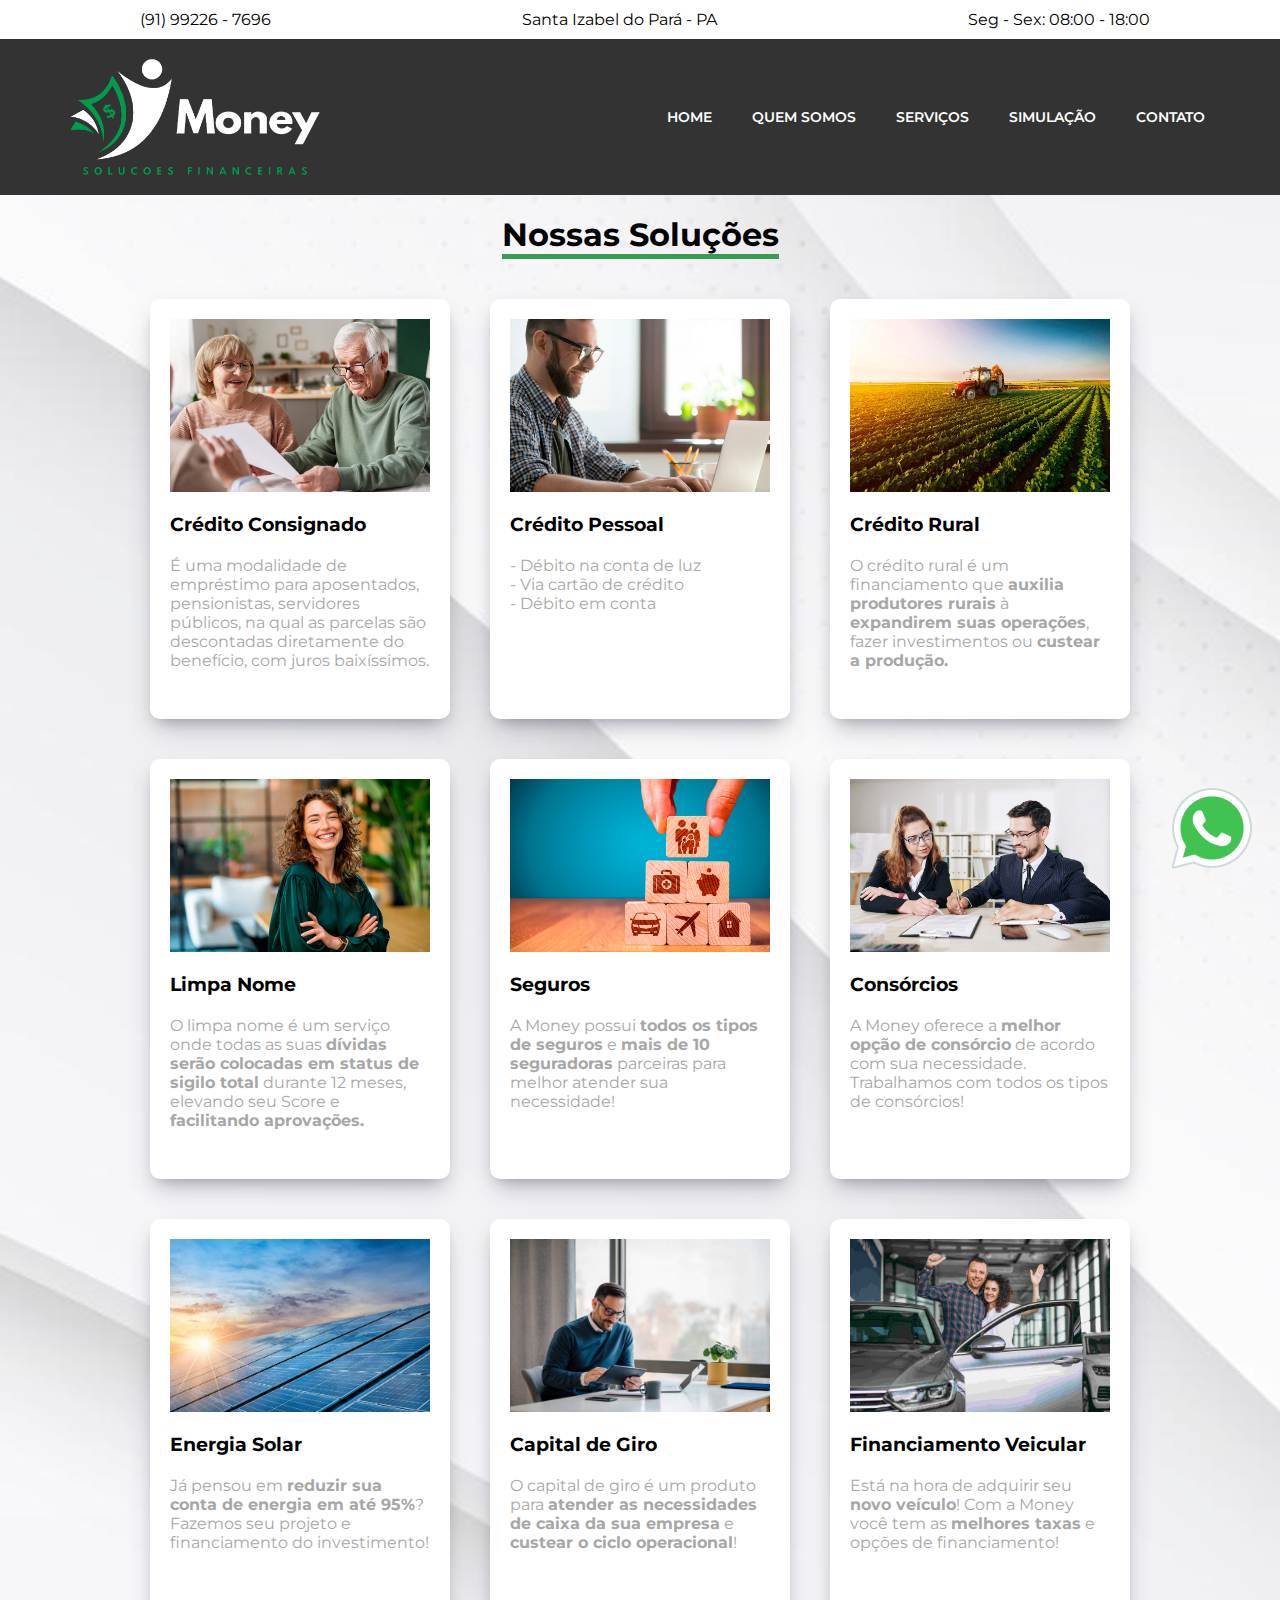
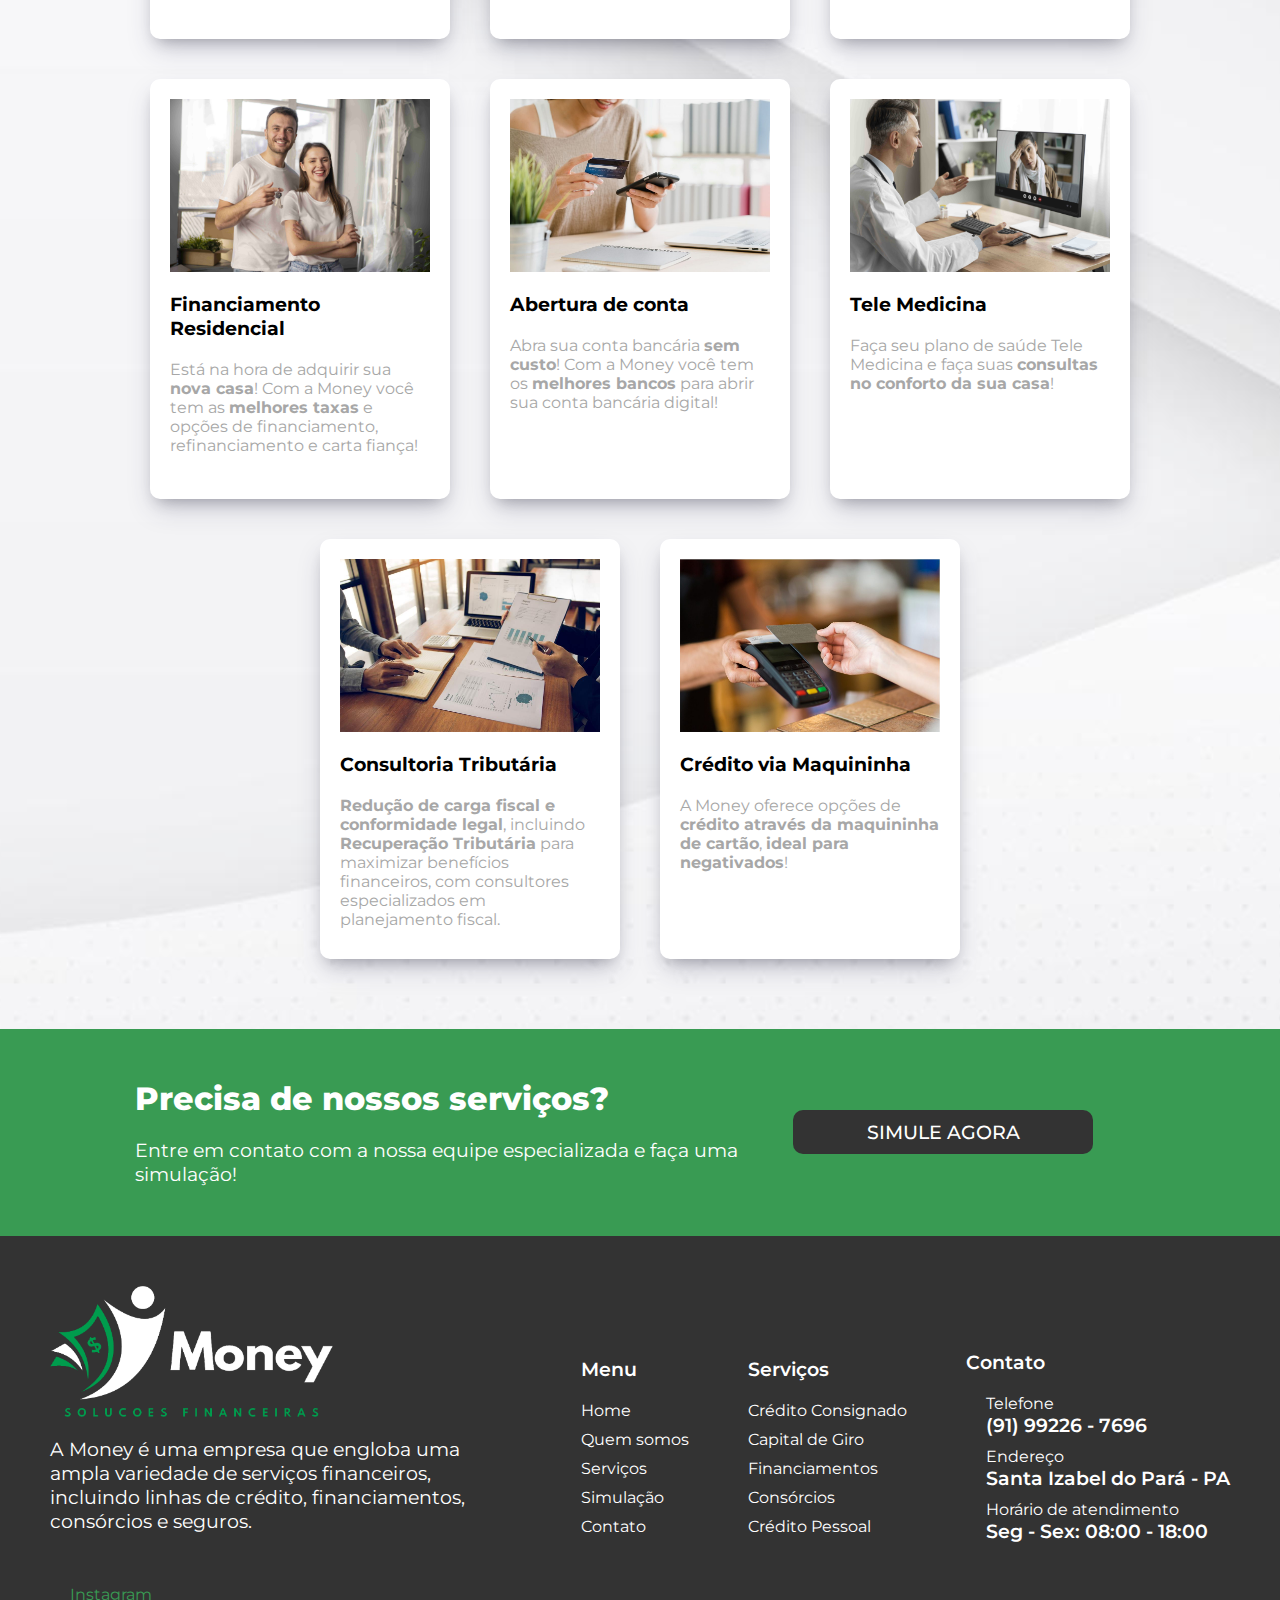
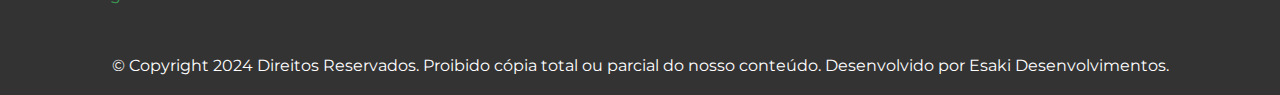
<file: servicos.html>
<!DOCTYPE html>
<html lang="pt-br">

<head>
    <meta charset="UTF-8">
    <meta name="viewport" content="width=device-width, initial-scale=1.0">
    <link rel="stylesheet" href="https://cdnjs.cloudflare.com/ajax/libs/font-awesome/6.4.2/css/all.min.css"
        integrity="sha512-z3gLpd7yknf1YoNbCzqRKc4qyor8gaKU1qmn+CShxbuBusANI9QpRohGBreCFkKxLhei6S9CQXFEbbKuqLg0DA=="
        crossorigin="anonymous" referrerpolicy="no-referrer" />
    <link rel="preconnect" href="https://fonts.googleapis.com">
    <link rel="preconnect" href="https://fonts.gstatic.com" crossorigin>
    <link rel="shortcut icon" href="assets/favicon.png" type="image/x-icon">
    <link href="https://fonts.googleapis.com/css2?family=Montserrat:wght@300;400;500;600;700&display=swap"
        rel="stylesheet">
    <link rel="stylesheet" href="style.css">
    <!-- <script>
        !function(f,b,e,v,n,t,s)
        {if(f.fbq)return;n=f.fbq=function(){n.callMethod?
        n.callMethod.apply(n,arguments):n.queue.push(arguments)};
        if(!f._fbq)f._fbq=n;n.push=n;n.loaded=!0;n.version='2.0';
        n.queue=[];t=b.createElement(e);t.async=!0;
        t.src=v;s=b.getElementsByTagName(e)[0];
        s.parentNode.insertBefore(t,s)}(window, document,'script',
        'https://connect.facebook.net/en_US/fbevents.js');
        fbq('init', '2858106804338481');
        fbq('track', 'PageView');
        </script>
        <noscript><img height="1" width="1" style="display:none"
        src="https://www.facebook.com/tr?id=2858106804338481&ev=PageView&noscript=1"
        /></noscript> -->
        
    <title>Money - Serviços</title>
</head>

<body>
    <header class="header header__home">
        <div class="info">
            <div class="informacoes telefone">
                <i class="fa-solid fa-phone"></i>
                <div class="info-content">
                    <span> (91) 99226 - 7696
                    </span>
                </div>
            </div>
            <div class="informacoes endereco">
                <i class="fa-solid fa-location-dot"></i>
                <div class="info-content">
                    <span>Santa Izabel do Pará - PA</span>
                </div>
            </div>
            <div class="informacoes horario">
                <i class="fa-solid fa-clock"></i>
                <div class=info-content>
                    <span>Seg - Sex: 08:00 - 18:00</span>
                </div>
            </div>
        </div>
        <section class="header__all">
            <div class="header__all-first">
                <div class="menu">
                    <img class="banner" id="logo" src="assets/logo branco H.png" alt="Logo Money">
                    <img id="logomb" src="assets/logo branco H.png" alt="Logo Money">
                    <i id="menu-icon" class="fa-solid fa-bars"></i>
                </div>
                <div class="header__all-second">
                    <ul>
                        <li><a href="index.html">Home</a></li>
                        <li><a href="sobreNos.html">Quem somos</a></li>
                        <li><a href="servicos.html">Serviços</a></li>
                        <li><a href="simulacao.html">Simulação</a></li>
                        <li><a href="contato.html">Contato</a></li>
                    </ul>
                </div>
            </div>

            <div class="menu__bar" id="menu__bar">
                <ul class="menu__bar-content">
                    <i class="fa-solid fa-x" id="close-btn"></i>
                    <li><a href="index.html">Home</a></li>
                    <li><a href="sobreNos.html">Quem somos</a></li>
                    <li><a href="servicos.html">Serviços</a></li>
                    <li><a href="simulacao.html">Simulação</a></li>
                    <li><a href="contato.html">Contato</a></li>
                </ul>
            </div>
        </section>
    </header>

    <main id="main-servicos">
        <a id="wpp-btn" href="https://wa.me/5591992267696" target="_blank"><img src="assets/wpp-btn.png"
            alt="botão Whatsapp"></a>
    <a id="wpp-btn-mobile" href="https://wa.me/5591992267696" target="_blank"><img src="assets/wpp-btn-mobile.png"
            alt="botão Whatsapp"></a>

        <h1>Nossas Soluções</h1>

        <div class="servicos">
            <!-- servico.js -->
        </div>

        <section class="fifth__section">
            <div class="fifth__section-all">
                <div class="fifth__section-all-content">
                    <h2>Precisa de nossos serviços?</h2>
                    <p>Entre em contato com a nossa equipe
                        especializada e faça uma simulação!</p>
                </div>
                <div class="fifth__section-all-link"><a href="simulacao.html">Simule agora</a></div>
            </div>
        </section>
    </main>

    <footer id="footer">
        <div class="footer__content">
            <div class="footer__logo">
                <img src="assets/logo branco H.png" alt="Logo Money">
                <p>A Money é uma empresa que engloba uma ampla variedade de serviços financeiros, incluindo
                    linhas de crédito, financiamentos, consórcios e seguros.
                    <br><br>
                </p>
                <div class="icons">
                    <a target="_blank" href="https://www.instagram.com/moneysolucoes_"><i
                            class="fa-brands fa-instagram"></i></a>
                            <a target="_blank" href="https://www.instagram.com/moneysolucoes_"><i
                             ></i>Instagram</a>
                    <!-- <a target="_blank" href="?"><i class="fa-brands fa-facebook"></i></a> -->
                </div>
            </div>
            <div class="footer__menu footer__itens">
                <span>Menu</span>
                <ul>
                    <li><a href="index.html">Home</a></li>
                    <li><a href="sobreNos.html">Quem somos</a></li>
                    <li><a href="servicos.html">Serviços</a></li>
                    <li><a href="simulacao.html">Simulação</a></li>
                    <li><a href="contato.html">Contato</a></li>
                </ul>
            </div>
            <div class="footer__servicos footer__itens">
                <span>Serviços</span>
                <ul>
                    <li><a href="simulacao.html">Crédito Consignado</a></li>
                    <li><a href="simulacao.html">Capital de Giro</a></li>
                    <li><a href="simulacao.html">Financiamentos</a></li>
                    <li><a href="simulacao.html">Consórcios</a></li>
                    <li><a href="simulacao.html">Crédito Pessoal</a></li>
                </ul>
            </div>
            <div class="footer__contato footer__itens">
                <span>Contato</span>
                <ul>
                    <li>
                        <i class="fa-solid fa-phone"></i>
                        <div>
                            <p>Telefone</p>
                            <span>(91) 99226 - 7696</span>
                        </div>
                    </li>
                    <li>
                        <i class="fa-solid fa-location-dot"></i>
                        <div>
                            <p>Endereço</p>
                            <span>Santa Izabel do Pará - PA</span>
                        </div>
                    </li>
                    <li>
                        <i class="fa-solid fa-clock"></i>
                        <div>
                            <p>Horário de atendimento</p>
                            <span>Seg - Sex: 08:00 - 18:00</span>
                        </div>
                    </li>
                </ul>
            </div>
        </div>

        <span class="copy"> &copy; Copyright 2024 Direitos Reservados. Proibido cópia total ou parcial do nosso
            conteúdo.
            Desenvolvido por Esaki Desenvolvimentos.</span>
            <!-- <a target="_blank" href="pprivacidade.html" style="color: white;">Política de privacidade</a> -->
    </footer>


    <script src="servicos.js"></script>
    <script src="menuBar.js"></script>
</body>

</html>
</file>
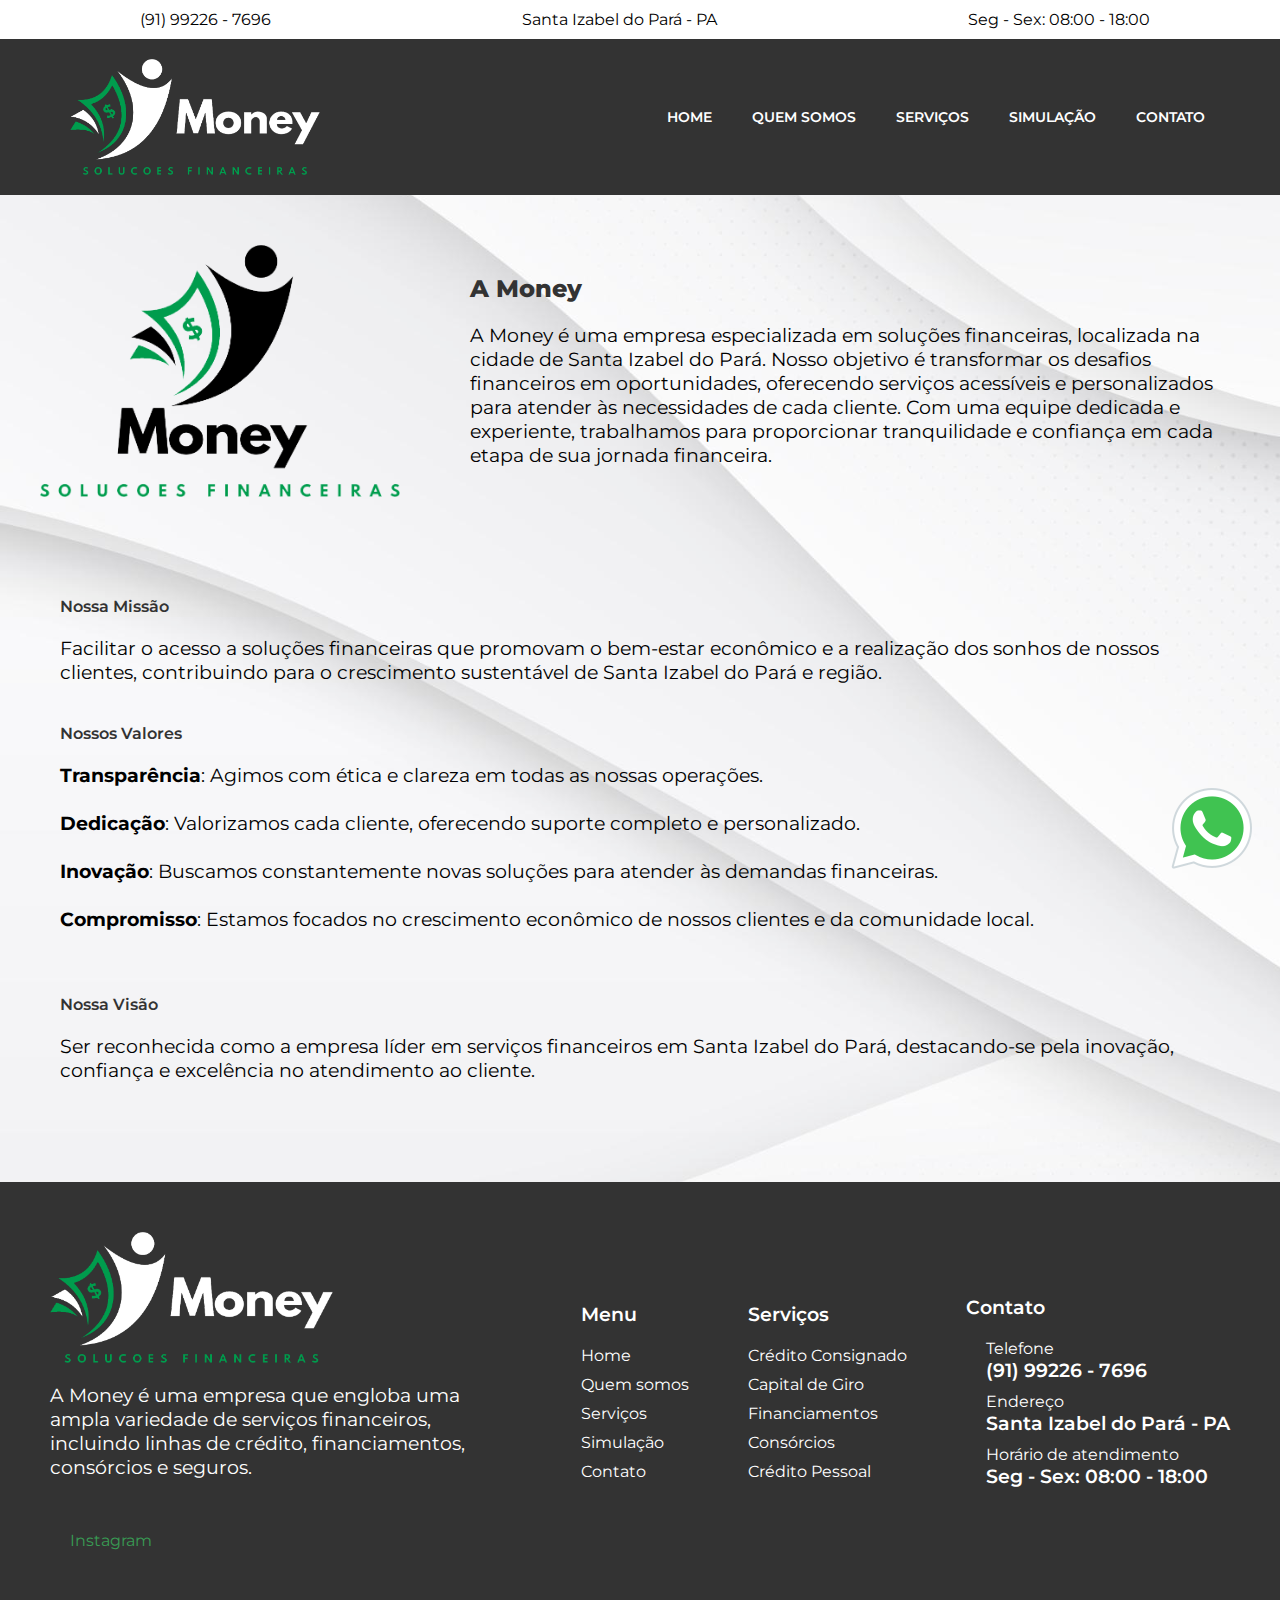
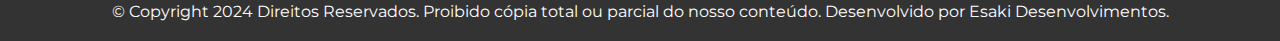
<file: sobreNos.html>
<!DOCTYPE html>
<html lang="pt-br">

<head>
    <meta charset="UTF-8">
    <meta name="viewport" content="width=device-width, initial-scale=1.0">
    <link rel="stylesheet" href="https://cdnjs.cloudflare.com/ajax/libs/font-awesome/6.4.2/css/all.min.css"
        integrity="sha512-z3gLpd7yknf1YoNbCzqRKc4qyor8gaKU1qmn+CShxbuBusANI9QpRohGBreCFkKxLhei6S9CQXFEbbKuqLg0DA=="
        crossorigin="anonymous" referrerpolicy="no-referrer" />
    <link rel="preconnect" href="https://fonts.googleapis.com">
    <link rel="preconnect" href="https://fonts.gstatic.com" crossorigin>
    <link rel="shortcut icon" href="assets/favicon.png" type="image/x-icon">
    <link href="https://fonts.googleapis.com/css2?family=Montserrat:wght@300;400;500;600;700&display=swap"
        rel="stylesheet">
    <link rel="stylesheet" href="style.css">
    <!-- <script>
        !function(f,b,e,v,n,t,s)
        {if(f.fbq)return;n=f.fbq=function(){n.callMethod?
        n.callMethod.apply(n,arguments):n.queue.push(arguments)};
        if(!f._fbq)f._fbq=n;n.push=n;n.loaded=!0;n.version='2.0';
        n.queue=[];t=b.createElement(e);t.async=!0;
        t.src=v;s=b.getElementsByTagName(e)[0];
        s.parentNode.insertBefore(t,s)}(window, document,'script',
        'https://connect.facebook.net/en_US/fbevents.js');
        fbq('init', '2858106804338481');
        fbq('track', 'PageView');
        </script>
        <noscript><img height="1" width="1" style="display:none"
        src="https://www.facebook.com/tr?id=2858106804338481&ev=PageView&noscript=1"
        /></noscript> -->
        
    <title>Money - Quem Somos</title>
</head>

<body>
    <header class="header header__home">
        <div class="info">
            <div class="informacoes telefone">
                <i class="fa-solid fa-phone"></i>
                <div class="info-content">
                    <span> (91) 99226 - 7696
                    </span>
                </div>
            </div>
            <div class="informacoes endereco">
                <i class="fa-solid fa-location-dot"></i>
                <div class="info-content">
                    <span>Santa Izabel do Pará - PA</span>
                </div>
            </div>
            <div class="informacoes horario">
                <i class="fa-solid fa-clock"></i>
                <div class=info-content>
                    <span>Seg - Sex: 08:00 - 18:00</span>
                </div>
            </div>
        </div>
        <section class="header__all">
            <div class="header__all-first">
                <div class="menu">
                    <img class="banner" id="logo" src="assets/logo branco H.png" alt="Logo Money">
                    <img id="logomb" src="assets/logo branco H.png" alt="Logo Money">
                    <i id="menu-icon" class="fa-solid fa-bars"></i>
                </div>
                <div class="header__all-second">
                    <ul>
                        <li><a href="index.html">Home</a></li>
                        <li><a href="sobreNos.html">Quem somos</a></li>
                        <li><a href="servicos.html">Serviços</a></li>
                        <li><a href="simulacao.html">Simulação</a></li>
                        <li><a href="contato.html">Contato</a></li>
                    </ul>
                </div>
            </div>

            <div class="menu__bar" id="menu__bar">
                <ul class="menu__bar-content">
                    <i class="fa-solid fa-x" id="close-btn"></i>
                    <li><a href="index.html">Home</a></li>
                    <li><a href="sobreNos.html">Quem somos</a></li>
                    <li><a href="servicos.html">Serviços</a></li>
                    <li><a href="simulacao.html">Simulação</a></li>
                    <li><a href="contato.html">Contato</a></li>
                </ul>
            </div>
        </section>
    </header>

    <main>
        <a id="wpp-btn" href="https://wa.me/5591992267696" target="_blank"><img src="assets/wpp-btn.png"
            alt="botão Whatsapp"></a>
    <a id="wpp-btn-mobile" href="https://wa.me/5591992267696" target="_blank"><img src="assets/wpp-btn-mobile.png"
            alt="botão Whatsapp"></a>

        <section class="first__section-sobrenos">
            <img id="first__section-img" src="assets/logo C V.png" alt="Logo Money">
            <div class="first__section-content">
                <h1>A Money</h1>
                <p>A Money é uma empresa especializada em soluções financeiras, localizada na cidade de Santa Izabel do Pará. Nosso objetivo é transformar os desafios financeiros em oportunidades, oferecendo serviços acessíveis e personalizados para atender às necessidades de cada cliente. Com uma equipe dedicada e experiente, trabalhamos para proporcionar tranquilidade e confiança em cada etapa de sua jornada financeira.
                </p>
            </div>
        </section>

        <section class="second__section">
            <div class="second-content">
                <span>Nossa Missão</span>
                <p>Facilitar o acesso a soluções financeiras que promovam o bem-estar econômico e a realização dos sonhos de nossos clientes, contribuindo para o crescimento sustentável de Santa Izabel do Pará e região.
                </p>
            </div>
            <div class="second-content">
                <span>Nossos Valores</span>
                <p><strong>Transparência</strong>: Agimos com ética e clareza em todas as nossas operações. <br><br>
                    <strong>Dedicação</strong>: Valorizamos cada cliente, oferecendo suporte completo e personalizado. <br><br>
                    <strong>Inovação</strong>: Buscamos constantemente novas soluções para atender às demandas financeiras. <br><br>
                    <strong>Compromisso</strong>: Estamos focados no crescimento econômico de nossos clientes e da comunidade local. <br><br>
                </p>
            </div>
            <div class="second-content">
                <span>Nossa Visão</span>
                <p>Ser reconhecida como a empresa líder em serviços financeiros em Santa Izabel do Pará, destacando-se pela inovação, confiança e excelência no atendimento ao cliente.</p>
        </section>
    </main>

    <footer id="footer">
        <div class="footer__content">
            <div class="footer__logo">
                <img src="assets/logo branco H.png" alt="Logo Money">
                <p>A Money é uma empresa que engloba uma ampla variedade de serviços financeiros, incluindo
                    linhas de crédito, financiamentos, consórcios e seguros.
                    <br><br>
                </p>
                <div class="icons">
                    <a target="_blank" href="https://www.instagram.com/moneysolucoes_"><i
                            class="fa-brands fa-instagram"></i></a>
                            <a target="_blank" href="https://www.instagram.com/moneysolucoes_"><i
                             ></i>Instagram</a>
                    <!-- <a target="_blank" href="?"><i class="fa-brands fa-facebook"></i></a> -->
                </div>
            </div>
            <div class="footer__menu footer__itens">
                <span>Menu</span>
                <ul>
                    <li><a href="index.html">Home</a></li>
                    <li><a href="sobreNos.html">Quem somos</a></li>
                    <li><a href="servicos.html">Serviços</a></li>
                    <li><a href="simulacao.html">Simulação</a></li>
                    <li><a href="contato.html">Contato</a></li>
                </ul>
            </div>
            <div class="footer__servicos footer__itens">
                <span>Serviços</span>
                <ul>
                    <li><a href="simulacao.html">Crédito Consignado</a></li>
                    <li><a href="simulacao.html">Capital de Giro</a></li>
                    <li><a href="simulacao.html">Financiamentos</a></li>
                    <li><a href="simulacao.html">Consórcios</a></li>
                    <li><a href="simulacao.html">Crédito Pessoal</a></li>
                </ul>
            </div>
            <div class="footer__contato footer__itens">
                <span>Contato</span>
                <ul>
                    <li>
                        <i class="fa-solid fa-phone"></i>
                        <div>
                            <p>Telefone</p>
                            <span>(91) 99226 - 7696</span>
                        </div>
                    </li>
                    <li>
                        <i class="fa-solid fa-location-dot"></i>
                        <div>
                            <p>Endereço</p>
                            <span>Santa Izabel do Pará - PA</span>
                        </div>
                    </li>
                    <li>
                        <i class="fa-solid fa-clock"></i>
                        <div>
                            <p>Horário de atendimento</p>
                            <span>Seg - Sex: 08:00 - 18:00</span>
                        </div>
                    </li>
                </ul>
            </div>
        </div>

        <span class="copy"> &copy; Copyright 2024 Direitos Reservados. Proibido cópia total ou parcial do nosso
            conteúdo.
            Desenvolvido por Esaki Desenvolvimentos.</span>
            <!-- <a target="_blank" href="pprivacidade.html" style="color: white;">Política de privacidade</a> -->
    </footer>



    <script src="menuBar.js"></script>
</body>

</html>
</file>
<file: style.css>
@import url("https://fonts.googleapis.com/css2?family=Montserrat:wght@300;400;500;600;700&display=swap");
.header {
  background-color: #333333;
  height: auto;
  position: sticky;
  top: 0;
  z-index: 999;
}
.header .info {
  padding: 10px;
  display: flex;
  justify-content: space-around;
  color: #000;
  background-color: #fff;
}
.header .info .informacoes {
  display: flex;
  align-items: center;
  gap: 10px;
  font-weight: 400;
}
.header .info .informacoes i {
  color: #399b53;
}
.header .header__all {
  margin: 0 auto;
  max-width: 1200px;
  height: 100%;
  display: flex;
  flex-direction: column;
  justify-content: space-between;
}
.header .header__all-first {
  margin: 20px 30px;
  display: flex;
  align-items: center;
  justify-content: space-between;
}
.header .header__all-first .menu {
  display: flex;
  align-items: center;
}
.header .header__all-first #menu-icon {
  display: none;
}
.header .header__all-first #logo {
  width: 250px;
}
.header .header__all-first #logomb {
  display: none;
}
.header .header__all-first .header__all-second {
  display: flex;
  justify-content: center;
  padding: 30px 0;
  border-radius: 20px;
}
.header .header__all-first .header__all-second ul {
  text-transform: uppercase;
  width: 100%;
  padding: 0;
  display: flex;
  list-style: none;
  justify-content: center;
  gap: 30px;
}
.header .header__all-first .header__all-second ul li {
  text-align: center;
}
.header .header__all-first .header__all-second ul li a {
  padding: 5px;
  text-decoration: none;
  color: #fff;
  font-size: 0.9rem;
  font-weight: 600;
  transition: 0.5s;
}
.header .header__all-first .header__all-second ul li a:hover {
  color: #399b53;
}
.header .menu__bar {
  display: none;
}

main {
  max-width: 100vw;
}
main .carousel-container {
  width: 100%;
  overflow: hidden;
  position: relative;
}
main .carousel-container-btns {
  width: 100%;
  justify-content: space-between;
  display: flex;
  position: absolute;
  z-index: 998;
  top: 50%;
  left: 0;
}
main .carousel-container-btns button {
  width: 60px;
  height: 60px;
  cursor: pointer;
  background: none;
  border: none;
}
main .carousel-container-btns button i {
  font-size: 3rem;
  color: #fff;
}
main #wpp-btn {
  margin: 20px;
  z-index: 999;
  position: fixed;
  bottom: 0;
  right: 0;
  animation: wpp-btn 1s ease-in-out infinite;
}
main #wpp-btn:hover {
  animation: none;
}
main #wpp-btn-mobile {
  display: none;
}
@keyframes wpp-btn {
  0% {
    bottom: 0;
  }
  50% {
    bottom: 30px;
  }
  100% {
    bottom: 0;
  }
}
main .carousel {
  display: flex;
  transition: transform 0.3s ease;
}
main .carousel-slide {
  width: 100%;
  position: relative;
}
main .carousel-slide h2 {
  width: 60%;
  position: absolute;
  top: 25%;
  left: 120px;
  font-size: 3.5rem;
  font-weight: 600;
  color: #fff;
  z-index: 999;
}
main .carousel-slide p {
  width: 50%;
  position: absolute;
  top: 50%;
  left: 120px;
  font-size: 1.5rem;
  font-weight: 500;
  color: #fff;
  z-index: 999;
}
main .carousel-slide a {
  width: auto;
  text-align: center;
  text-decoration: none;
  text-transform: uppercase;
  padding: 10px 20px;
  border-radius: 2px;
  background-color: #399b53;
  color: #fff;
  font-size: 1.2rem;
  font-weight: 500;
  transition: 0.5s;
  position: absolute;
  top: 70%;
  left: 120px;
  z-index: 999;
}
main .carousel-slide a:hover {
  background-color: #fff;
  color: #399b53;
}
main .carousel-slide img {
  width: 100vw;
  filter: brightness(60%);
}
main .carousel-slide {
  width: 100%;
}
main .carousel-slide img {
  width: 100vw;
}

@media (max-width: 1000px) {
  .header {
    height: 180px;
    position: relative;
  }
  .header .info {
    display: none;
    padding: 0px;
    display: flex;
    justify-content: space-around;
    color: #000;
    background-color: #fff;
  }
  .header .info .informacoes {
    display: none;
    align-items: center;
    gap: 10px;
    font-weight: 500;
  }
  .header .info .informacoes i {
    color: #399b53;
  }
  .header .header__all {
    padding: 1rem;
    display: flex;
    justify-content: center;
    flex-direction: column;
  }
  .header .header__all-first {
    margin: 0;
    display: flex;
    flex-direction: column;
    align-items: center;
    justify-content: space-around;
  }
  .header .header__all-first #logo {
    width: 250px;
    display: none;
  }
  .header .header__all-first #logomb {
    display: block;
    width: 200px;
  }
  .header .header__all-first .menu {
    width: 100%;
    display: flex;
    justify-content: space-evenly;
    align-items: center;
  }
  .header .header__all-first #menu-icon {
    color: #fff;
    font-size: 1.5rem;
    display: inline;
  }
  .header .header__all .header__all-second {
    display: none;
  }
  .header .header__all .header__all-second ul {
    display: none;
  }
  .header .header__all .header__all-second ul li {
    display: none;
  }
  .header .header__all .header__all-second ul li a {
    display: none;
    padding: 5px;
    border-radius: 10px;
    text-decoration: none;
    color: #fff;
    font-size: 1rem;
    font-weight: 600;
    transition: 0.5s;
  }
  .header .header__all .header__all-second ul li a:hover {
    color: #333333;
    background-color: #fff;
  }
  .header .menu__bar {
    background-color: #333333;
    position: absolute;
    top: -500%;
    left: 0;
    display: flex;
    justify-content: center;
    align-items: center;
    width: 100%;
    height: 100vh;
    z-index: 999;
  }
  .header .menu__bar .menu__bar-content {
    list-style: none;
    display: flex;
    flex-direction: column;
    gap: 50px;
    align-items: center;
  }
  .header .menu__bar .menu__bar-content a {
    text-decoration: none;
    color: #fff;
    font-size: 1.5rem;
    font-weight: 600;
  }
  .header .menu__bar .menu__bar-content i {
    font-size: 1.5rem;
    color: #399b53;
  }
  main {
    max-width: 100vw;
  }
  main .carousel-container {
    width: 100%;
    margin: 30px auto;
    overflow: hidden;
  }
  main .carousel-container-btns {
    display: none;
    width: 100%;
    justify-content: space-between;
    display: flex;
    position: absolute;
    z-index: 999;
    top: 50%;
    left: 0;
  }
  main .carousel-container-btns button {
    display: none;
    width: 60px;
    height: 60px;
    cursor: pointer;
    background: none;
    border: none;
  }
  main .carousel-container-btns button i {
    font-size: 3rem;
    color: #fff;
  }
  main .carousel {
    display: flex;
    transition: transform 0.3s ease;
  }
  main .carousel-slide {
    width: 100%;
    position: relative;
  }
  main .carousel-slide #h2-banner1 {
    position: absolute;
    top: 23%;
    left: 50px;
    font-size: 2.5rem;
    font-weight: 600;
    color: #fff;
    z-index: 999;
  }
  main .carousel-slide h2 {
    position: absolute;
    top: 20%;
    left: 50px;
    font-size: 2.5rem;
    font-weight: 600;
    color: #fff;
    z-index: 999;
  }
  main .carousel-slide #p-banner1 {
    position: absolute;
    top: 48%;
    left: 50px;
    font-size: 1.2rem;
    font-weight: 500;
    color: #fff;
    z-index: 999;
  }
  main .carousel-slide p {
    position: absolute;
    top: 48%;
    left: 50px;
    font-size: 1.2rem;
    font-weight: 500;
    color: #fff;
    z-index: 999;
  }
  main .carousel-slide a {
    width: auto;
    text-align: center;
    text-decoration: none;
    text-transform: uppercase;
    padding: 10px 20px;
    border-radius: 2px;
    background-color: #399b53;
    color: #fff;
    font-size: 1.2rem;
    font-weight: 500;
    transition: 0.5s;
    position: absolute;
    top: 75%;
    left: 50px;
    z-index: 999;
  }
  main .carousel-slide a:hover {
    background-color: #333333;
    color: #399b53;
  }
  main .carousel-slide img {
    width: 100vw;
  }
  main .carousel-slide img {
    width: 100vw;
  }
}
@media (max-width: 700px) {
  .header {
    height: 180px;
    position: relative;
  }
  .header .info {
    display: none;
    padding: 0px;
    display: flex;
    justify-content: space-around;
    color: #000;
    background-color: #fff;
  }
  .header .info .informacoes {
    display: none;
    align-items: center;
    gap: 10px;
    font-weight: 500;
  }
  .header .info .informacoes i {
    color: #399b53;
  }
  .header .header__all {
    padding: 1rem;
    display: flex;
    justify-content: center;
    flex-direction: column;
  }
  .header .header__all-first {
    margin: 0;
    display: flex;
    flex-direction: column;
    align-items: center;
    justify-content: space-around;
  }
  .header .header__all-first #logo {
    width: 250px;
    display: none;
  }
  .header .header__all-first #logomb {
    display: block;
    width: 200px;
  }
  .header .header__all-first .menu {
    width: 100%;
    display: flex;
    justify-content: space-evenly;
    align-items: center;
  }
  .header .header__all-first #menu-icon {
    color: #fff;
    font-size: 1.5rem;
    display: inline;
  }
  .header .header__all .header__all-second {
    display: none;
  }
  .header .header__all .header__all-second ul {
    display: none;
  }
  .header .header__all .header__all-second ul li {
    display: none;
  }
  .header .header__all .header__all-second ul li a {
    display: none;
    padding: 5px;
    border-radius: 10px;
    text-decoration: none;
    color: #fff;
    font-size: 1rem;
    font-weight: 600;
    transition: 0.5s;
  }
  .header .header__all .header__all-second ul li a:hover {
    color: #333333;
    background-color: #fff;
  }
  .header .menu__bar {
    background-color: #333333;
    position: absolute;
    top: -500%;
    left: 0;
    display: flex;
    justify-content: center;
    align-items: center;
    width: 100%;
    height: 100vh;
    z-index: 999;
  }
  .header .menu__bar .menu__bar-content {
    list-style: none;
    display: flex;
    flex-direction: column;
    gap: 50px;
    align-items: center;
  }
  .header .menu__bar .menu__bar-content a {
    text-decoration: none;
    color: #fff;
    font-size: 1.5rem;
    font-weight: 600;
  }
  .header .menu__bar .menu__bar-content i {
    font-size: 1.5rem;
    color: #399b53;
  }
  main {
    max-width: 100vw;
  }
  main .carousel-container {
    width: 100%;
    margin: 30px auto;
    overflow: hidden;
  }
  main .carousel-container-btns {
    display: none;
    width: 100%;
    justify-content: space-between;
    display: flex;
    position: absolute;
    z-index: 999;
    top: 50%;
    left: 0;
  }
  main .carousel-container-btns button {
    display: none;
    width: 60px;
    height: 60px;
    cursor: pointer;
    background: none;
    border: none;
  }
  main .carousel-container-btns button i {
    font-size: 3rem;
    color: #fff;
  }
  main #wpp-btn {
    display: none;
  }
  main #wpp-btn:hover {
    animation: none;
  }
  main #wpp-btn-mobile {
    display: flex;
    margin: 20px;
    z-index: 999;
    position: fixed;
    bottom: 0;
    right: 0;
    animation: wpp-btn 1s ease-in-out infinite;
  }
  main #wpp-btn-mobile:hover {
    animation: none;
  }
  main .carousel {
    display: flex;
    transition: transform 0.3s ease;
  }
  main .carousel-slide {
    width: 100%;
    position: relative;
  }
  main .carousel-slide #h2-banner1 {
    width: 80%;
    position: absolute;
    top: 20%;
    left: 30px;
    font-size: 2rem;
    font-weight: 600;
    color: #fff;
    z-index: 999;
  }
  main .carousel-slide h2 {
    width: 80%;
    position: absolute;
    top: 15%;
    left: 30px;
    font-size: 2rem;
    font-weight: 600;
    color: #fff;
    z-index: 999;
  }
  main .carousel-slide #p-banner1 {
    width: 80%;
    position: absolute;
    top: 55%;
    left: 30px;
    font-size: 0.8rem;
    font-weight: 500;
    color: #fff;
    z-index: 999;
  }
  main .carousel-slide p {
    width: 90%;
    position: absolute;
    top: 50%;
    left: 30px;
    font-size: 0.8rem;
    font-weight: 500;
    color: #fff;
    z-index: 999;
  }
  main .carousel-slide a {
    width: 130px;
    font-size: 0.6rem;
    position: absolute;
    top: 75%;
    left: 30px;
    z-index: 999;
  }
  main .carousel-slide a:hover {
    background-color: #333333;
    color: #399b53;
  }
  main .carousel-slide img {
    width: 100vw;
  }
  main .carousel-slide img {
    width: 100vw;
  }
}
@media (max-width: 410px) {
  .header {
    height: 180px;
    position: relative;
  }
  .header .info {
    display: none;
    padding: 0px;
    display: flex;
    justify-content: space-around;
    color: #000;
    background-color: #fff;
  }
  .header .info .informacoes {
    display: none;
    align-items: center;
    gap: 10px;
    font-weight: 500;
  }
  .header .info .informacoes i {
    color: #399b53;
  }
  .header .header__all {
    padding: 1rem;
    display: flex;
    justify-content: center;
    flex-direction: column;
  }
  .header .header__all-first {
    margin: 0;
    display: flex;
    flex-direction: column;
    align-items: center;
    justify-content: space-around;
  }
  .header .header__all-first #logo {
    width: 250px;
    display: none;
  }
  .header .header__all-first #logomb {
    display: block;
    width: 200px;
  }
  .header .header__all-first .menu {
    width: 100%;
    display: flex;
    justify-content: space-evenly;
    align-items: center;
  }
  .header .header__all-first #menu-icon {
    color: #fff;
    font-size: 1.5rem;
    display: inline;
  }
  .header .header__all .header__all-second {
    display: none;
  }
  .header .header__all .header__all-second ul {
    display: none;
  }
  .header .header__all .header__all-second ul li {
    display: none;
  }
  .header .header__all .header__all-second ul li a {
    display: none;
    padding: 5px;
    border-radius: 10px;
    text-decoration: none;
    color: #fff;
    font-size: 1rem;
    font-weight: 600;
    transition: 0.5s;
  }
  .header .header__all .header__all-second ul li a:hover {
    color: #333333;
    background-color: #fff;
  }
  .header .menu__bar {
    background-color: #333333;
    position: absolute;
    top: -500%;
    left: 0;
    display: flex;
    justify-content: center;
    align-items: center;
    width: 100%;
    height: 100vh;
    z-index: 999;
  }
  .header .menu__bar .menu__bar-content {
    list-style: none;
    display: flex;
    flex-direction: column;
    gap: 50px;
    align-items: center;
  }
  .header .menu__bar .menu__bar-content a {
    text-decoration: none;
    color: #fff;
    font-size: 1.5rem;
    font-weight: 600;
  }
  .header .menu__bar .menu__bar-content i {
    font-size: 1.5rem;
    color: #399b53;
  }
  main {
    max-width: 100vw;
  }
  main .carousel-container {
    width: 100%;
    margin: 30px auto;
    overflow: hidden;
  }
  main .carousel-container-btns {
    display: none;
    width: 100%;
    justify-content: space-between;
    display: flex;
    position: absolute;
    z-index: 999;
    top: 50%;
    left: 0;
  }
  main .carousel-container-btns button {
    display: none;
    width: 60px;
    height: 60px;
    cursor: pointer;
    background: none;
    border: none;
  }
  main .carousel-container-btns button i {
    font-size: 3rem;
    color: #fff;
  }
  main .carousel {
    display: flex;
    transition: transform 0.3s ease;
  }
  main .carousel-slide {
    width: 100%;
    position: relative;
  }
  main .carousel-slide #h2-banner1 {
    position: absolute;
    top: 15%;
    left: 30px;
    font-size: 1.5rem;
    font-weight: 600;
    color: #fff;
    z-index: 999;
  }
  main .carousel-slide h2 {
    position: absolute;
    top: 15%;
    left: 30px;
    font-size: 1.5rem;
    font-weight: 600;
    color: #fff;
    z-index: 999;
  }
  main .carousel-slide #p-banner1 {
    position: absolute;
    top: 50%;
    left: 30px;
    font-size: 0.7rem;
    font-weight: 500;
    color: #fff;
    z-index: 999;
  }
  main .carousel-slide p {
    position: absolute;
    top: 50%;
    left: 30px;
    font-size: 0.7rem;
    font-weight: 500;
    color: #fff;
    z-index: 999;
  }
  main .carousel-slide a {
    width: 100px;
    font-size: 0.6rem;
    position: absolute;
    top: 75%;
    left: 30px;
    z-index: 999;
  }
  main .carousel-slide a:hover {
    background-color: #333333;
    color: #399b53;
  }
  main .carousel-slide img {
    width: 100vw;
  }
  main .carousel-slide img {
    width: 100vw;
  }
}
.first__section {
  margin: 50px auto;
  display: flex;
  flex-direction: column;
  align-items: center;
}
.first__section h3 {
  font-size: 1rem;
  text-transform: uppercase;
  color: #333333;
}
.first__section h2 {
  margin: 20px auto;
  letter-spacing: 2px;
  font-size: 2rem;
}
.first__section .first__section-container {
  margin: 40px auto;
  padding: 0px 50px;
  display: flex;
  justify-content: center;
  max-width: 1200px;
  gap: 20px;
}
.first__section .first__section-container .content {
  overflow: hidden;
  position: relative;
  cursor: pointer;
  display: flex;
  flex-direction: column;
  align-items: center;
  width: 30%;
  min-height: 300px;
  border-radius: 2px;
  transition: 0.5s;
  background-color: #fff;
  box-shadow: rgba(0, 0, 0, 0.24) 0px 3px 8px;
}
.first__section .first__section-container .content .produto {
  pointer-events: all;
  position: relative;
  top: -45%;
  pointer-events: all;
  height: 300px;
  padding: 0px 20px;
  display: flex;
  flex-direction: column;
  align-items: center;
  justify-content: center;
  gap: 30px;
  background-color: #fff;
  transition: 0.5s;
}
.first__section .first__section-container .content .produto .produto-btn {
  margin-bottom: 40px;
  width: 200px;
  text-align: center;
  text-decoration: none;
  text-transform: uppercase;
  padding: 10px 20px;
  border-radius: 2px;
  background-color: #333333;
  color: #fff;
  font-size: 1.2rem;
  font-weight: 500;
  transition: 0.5s;
  font-size: 1rem;
}
.first__section .first__section-container .content .produto .produto-btn:hover {
  background-color: #399b53;
}
.first__section .first__section-container .content .produto i {
  color: #333333;
  font-size: 3rem;
}
.first__section .first__section-container .content .produto span {
  font-size: 1.5rem;
  color: #333333;
  font-weight: 600;
}
.first__section .first__section-container .content .produto p {
  line-height: 25px;
  text-align: center;
  font-size: 1rem;
  color: #a7a7a7;
  font-weight: 400;
}

@media (max-width: 910px) {
  .first__section {
    margin: 50px auto;
    display: flex;
    flex-direction: column;
    align-items: center;
  }
  .first__section h3 {
    font-size: 1rem;
    text-transform: uppercase;
    color: #333333;
  }
  .first__section h2 {
    margin: 20px auto;
    letter-spacing: 2px;
    font-size: 1.5rem;
    text-align: center;
  }
  .first__section .first__section-container {
    margin: 0px auto;
    padding: 50px 50px;
    display: flex;
    flex-wrap: wrap;
    gap: 30px;
    justify-content: space-between;
    max-width: 100%;
  }
  .first__section .first__section-container .content {
    cursor: pointer;
    display: flex;
    gap: 20px;
    align-items: center;
    width: 100%;
    height: auto;
    padding: 10px 20px;
    border-radius: 10px;
    transition: 1s;
    background-color: #fff;
    box-shadow: rgba(0, 0, 0, 0.24) 0px 3px 8px;
  }
  .first__section .first__section-container .content i {
    color: #399b53;
    font-size: 1.4rem;
  }
  .first__section .first__section-container .content .produto {
    display: flex;
    flex-direction: column;
    gap: 40px;
  }
  .first__section .first__section-container .content .produto span {
    text-align: center;
    color: #333333;
    font-weight: 600;
  }
  .first__section .first__section-container .content .produto p {
    font-size: 0.9rem;
    color: #a7a7a7;
    font-weight: 400;
  }
  .first__section .first__section-container .content:hover {
    transform: none;
  }
}
@media (max-width: 700px) {
  .first__section {
    margin: 50px auto;
    display: flex;
    flex-direction: column;
    align-items: center;
  }
  .first__section h3 {
    font-size: 1rem;
    text-transform: uppercase;
    color: #333333;
  }
  .first__section h2 {
    margin: 20px auto;
    letter-spacing: 2px;
    font-size: 1.5rem;
    text-align: center;
  }
  .first__section .first__section-container {
    margin: 0px auto;
    padding: 50px 50px;
    display: flex;
    flex-wrap: wrap;
    gap: 30px;
    justify-content: space-between;
    max-width: 100%;
  }
  .first__section .first__section-container .content {
    cursor: pointer;
    display: flex;
    gap: 20px;
    align-items: center;
    width: 100%;
    height: auto;
    padding: 10px 20px;
    border-radius: 10px;
    transition: 1s;
    background-color: #fff;
    box-shadow: rgba(0, 0, 0, 0.24) 0px 3px 8px;
  }
  .first__section .first__section-container .content i {
    color: #399b53;
    font-size: 1.4rem;
  }
  .first__section .first__section-container .content .produto {
    display: flex;
    flex-direction: column;
    gap: 35px;
  }
  .first__section .first__section-container .content .produto span {
    text-align: center;
    color: #333333;
    font-weight: 600;
  }
  .first__section .first__section-container .content .produto p {
    font-size: 0.9rem;
    color: #a7a7a7;
    font-weight: 400;
  }
  .first__section .first__section-container .content:hover {
    transform: none;
  }
}
.second__section {
  max-width: 1200px;
  padding: 0 50px;
  margin: 50px auto;
  display: flex;
  flex-direction: row-reverse;
  justify-content: space-between;
  align-items: center;
  gap: 20px;
}
.second__section-imagem {
  width: 50%;
  height: 100%;
}
.second__section-conteudo {
  width: 40%;
  display: flex;
  flex-direction: column;
  justify-content: center;
  gap: 30px;
}
.second__section-conteudo h3 {
  font-size: 1rem;
  text-transform: uppercase;
  color: #333333;
}
.second__section-conteudo h2 {
  font-size: 2rem;
  color: #000;
  font-weight: 800;
}
.second__section-conteudo p {
  font-size: 1rem;
  font-weight: 400;
  color: #a7a7a7;
}
.second__section-conteudo ul {
  list-style: none;
  display: flex;
  flex-direction: column;
  gap: 20px;
}
.second__section-conteudo ul li {
  display: flex;
  gap: 10px;
  align-items: center;
}
.second__section-conteudo ul li i {
  color: #333333;
}
.second__section-conteudo ul li p {
  font-size: 1rem;
  color: #000;
}
.second__section-conteudo a {
  width: 200px;
  text-align: center;
  text-decoration: none;
  text-transform: uppercase;
  padding: 10px 20px;
  border-radius: 2px;
  background-color: #333333;
  color: #fff;
  font-size: 1.2rem;
  font-weight: 500;
  transition: 0.5s;
  z-index: 998;
}
.second__section-conteudo a:hover {
  background-color: #399b53;
  color: #fff;
}

@media (max-width: 768px) {
  .second__section {
    max-width: 100%;
    margin: 50px auto;
    display: flex;
    flex-direction: column-reverse;
    align-items: center;
    gap: 20px;
  }
  .second__section-imagem {
    display: none;
  }
  .second__section-conteudo {
    width: 90%;
    display: flex;
    flex-direction: column;
    justify-content: center;
    align-items: center;
    gap: 30px;
  }
  .second__section-conteudo h2 {
    font-size: 1.5rem;
    font-weight: 600;
    color: #333333;
    color: #000;
  }
  .second__section-conteudo p {
    font-size: 1rem;
    font-weight: 400;
    color: #a7a7a7;
  }
  .second__section-conteudo ul {
    list-style: none;
    display: flex;
    flex-direction: column;
    gap: 20px;
  }
  .second__section-conteudo ul li {
    display: flex;
    gap: 10px;
    align-items: center;
  }
  .second__section-conteudo ul li i {
    color: #333333;
  }
  .second__section-conteudo ul li p {
    font-size: 1rem;
    color: #000;
  }
  .second__section-conteudo a {
    width: 200px;
    text-align: center;
    text-decoration: none;
    text-transform: uppercase;
    padding: 10px 20px;
    border-radius: 10px;
    background-color: #333333;
    color: #fff;
    font-size: 0.8rem;
    font-weight: 500;
    transition: 0.5s;
    z-index: 999;
  }
  .second__section-conteudo a:hover {
    background-color: #333333;
    color: #333333;
  }
}
.third__section {
  width: 100%;
  position: relative;
  margin: 50px auto;
  padding: 50px 20px;
  background-color: #fff;
  display: flex;
  justify-content: space-between;
  overflow: hidden;
  box-shadow: rgba(0, 0, 0, 0.25) 0px 14px 28px, rgba(0, 0, 0, 0.22) 0px 10px 10px;
}
.third__section .buttons {
  position: absolute;
  top: 0;
  left: 0;
  display: flex;
  width: 100%;
  justify-content: space-between;
  align-items: center;
  height: 100%;
  z-index: 998;
}
.third__section .buttons button {
  height: 50px;
  background: none;
  border: none;
  z-index: 999;
}
.third__section .buttons button i {
  margin: 10px;
  width: 30px;
  font-size: 2rem;
  cursor: pointer;
}
.third__section .third__section-container {
  width: 100%;
  padding: 30px;
  display: flex;
  flex-direction: row;
  align-items: center;
}
.third__section .third__section-container .scroll-container {
  padding: 0 30px;
  width: 100%;
  position: absolute;
  z-index: 1;
  left: 20px;
  display: flex;
  gap: 50px;
  align-items: center;
  transition: 0.5s;
}
.third__section .third__section-container .scroll-container img {
  width: 70px;
}

@media (max-width: 870px) {
  .third__section {
    width: 100%;
    margin: 50px auto;
    padding: 50px 0px;
    overflow: hidden;
    background-color: #fff;
    box-shadow: rgba(0, 0, 0, 0.25) 0px 14px 28px, rgba(0, 0, 0, 0.22) 0px 10px 10px;
  }
  .third__section .buttons {
    display: none;
  }
  .third__section .third__section-container {
    width: 100%;
    display: flex;
    flex-direction: row;
    justify-content: space-between;
    gap: 50px;
    align-items: center;
  }
  .third__section .third__section-container .scroll-container {
    padding: 0 30px;
    display: flex;
    gap: 50px;
    align-items: center;
    justify-content: space-between;
    overflow-x: auto;
  }
  .third__section .third__section-container .scroll-container img {
    width: 70px;
  }
}
.fourth__section {
  max-width: 1200px;
  margin: 50px auto;
  padding: 50px 50px;
  display: flex;
  align-items: flex-end;
  justify-content: space-between;
}
.fourth__section-content {
  display: flex;
  flex-direction: column;
  width: 45%;
  gap: 50px;
}
.fourth__section-content h2 {
  font-size: 2rem;
  color: #000;
  font-weight: 800;
}
.fourth__section-content-itens {
  display: flex;
  align-items: center;
}
.fourth__section-content-itens i {
  padding: 20px;
  background-color: #399b53;
  box-shadow: rgba(0, 0, 0, 0.24) 0px 3px 8px;
  border-radius: 20px;
  font-size: 2rem;
  color: #fff;
  margin-right: 20px;
  transition: 0.2s;
}
.fourth__section-content-itens i:hover {
  background-color: #fff;
  color: #399b53;
}
.fourth__section-content-itens .itens-content {
  display: flex;
  flex-direction: column;
  gap: 10px;
}
.fourth__section-content-itens .itens-content h3 {
  color: #000;
  font-size: 1.5rem;
  font-weight: 600;
}
.fourth__section-content-itens .itens-content p {
  font-size: 1.2rem;
  color: #a7a7a7;
  font-weight: 400;
}
.fourth__section-image {
  width: 50%;
}

@media (max-width: 768px) {
  .fourth__section {
    max-width: 100%;
    margin: 50px auto;
    padding: 50px 50px;
    display: flex;
    flex-direction: column;
    align-items: center;
    justify-content: space-between;
    gap: 50px;
  }
  .fourth__section-content {
    display: flex;
    flex-direction: column;
    width: 100%;
    gap: 50px;
  }
  .fourth__section-content h2 {
    font-size: 2rem;
    color: #000;
    font-weight: 800;
  }
  .fourth__section-content-itens {
    display: flex;
    align-items: center;
    flex-direction: column;
  }
  .fourth__section-content-itens i {
    padding: 20px;
    background-color: #fff;
    box-shadow: rgba(0, 0, 0, 0.24) 0px 3px 8px;
    border-radius: 20px;
    font-size: 2rem;
    color: #399b53;
    margin-right: 20px;
    margin-bottom: 40px;
    transition: 0.5s;
  }
  .fourth__section-content-itens i:hover {
    background-color: #399b53;
    color: #fff;
  }
  .fourth__section-content-itens .itens-content {
    display: flex;
    flex-direction: column;
    gap: 10px;
  }
  .fourth__section-content-itens .itens-content h3 {
    color: #000;
    font-size: 1.5rem;
  }
  .fourth__section-content-itens .itens-content p {
    font-size: 1.2rem;
    color: #a7a7a7;
    font-weight: 400;
  }
  .fourth__section-image {
    display: none;
    width: 40%;
  }
}
.fifth__section {
  width: 100%;
  margin: 0px auto;
  margin-top: 50px;
  padding: 50px 50px;
  display: flex;
  align-items: center;
  justify-content: space-between;
  background-color: #399b53;
}
.fifth__section-all {
  margin: 0 auto;
  max-width: 1200px;
  display: flex;
  justify-content: space-between;
  align-items: center;
}
.fifth__section-all-content {
  width: 60%;
  display: flex;
  flex-direction: column;
  gap: 20px;
}
.fifth__section-all-content h2 {
  font-size: 2rem;
  color: #fff;
  font-weight: 800;
}
.fifth__section-all-content p {
  font-size: 1.2rem;
  color: #fff;
  font-weight: 400;
}
.fifth__section-all-link {
  display: flex;
  justify-content: center;
  width: 40%;
}
.fifth__section-all-link a {
  width: 300px;
  text-align: center;
  text-decoration: none;
  text-transform: uppercase;
  padding: 10px 20px;
  border-radius: 10px;
  background-color: #333333;
  color: #fff;
  font-size: 1.2rem;
  font-weight: 500;
  transition: 0.5s;
  z-index: 998;
}
.fifth__section-all-link a:hover {
  background-color: #fff;
  color: #333333;
}

@media (max-width: 768px) {
  .fifth__section {
    max-width: 100%;
    margin: 10px auto;
    margin-top: 50px;
    padding: 50px 50px;
    display: flex;
    align-items: center;
    justify-content: space-between;
    background-color: #399b53;
  }
  .fifth__section-all {
    margin: 0 auto;
    max-width: 100%;
    display: flex;
    flex-direction: column;
    justify-content: space-between;
    gap: 20px;
    align-items: center;
  }
  .fifth__section-all-content {
    width: 100%;
    display: flex;
    flex-direction: column;
    gap: 20px;
  }
  .fifth__section-all-content h2 {
    font-size: 1.5rem;
    font-weight: 600;
    color: #333333;
    color: #fff;
  }
  .fifth__section-all-content p {
    font-size: 1.2rem;
    color: #fff;
    font-weight: 400;
  }
  .fifth__section-all-link {
    display: flex;
    justify-content: center;
    width: 50%;
  }
  .fifth__section-all-link a {
    width: 300px;
    text-align: center;
    text-decoration: none;
    text-transform: uppercase;
    padding: 10px 20px;
    border-radius: 10px;
    background-color: #333333;
    color: #fff;
    font-size: 0.8rem;
    font-weight: 500;
    transition: 0.5s;
  }
  .fifth__section-all-link a:hover {
    background-color: #fff;
    color: #399b53;
  }
}
#footer {
  width: 100%;
  padding-bottom: 20px;
  display: flex;
  flex-direction: column;
  justify-content: center;
  align-items: center;
  background-color: #333333;
  color: #fff;
}
#footer .footer__content {
  max-width: 1400px;
  padding: 50px 50px;
  gap: 20px;
  margin: 0 auto;
  display: flex;
  align-items: center;
  justify-content: space-between;
}
#footer .footer__content .footer__logo {
  width: 40%;
  display: flex;
  flex-direction: column;
  align-items: flex-start;
}
#footer .footer__content .footer__logo img {
  width: 60%;
  margin-bottom: 20px;
}
#footer .footer__content .footer__logo p {
  margin-bottom: 20px;
  font-size: 1.2rem;
  color: #fff;
  font-weight: 400;
}
#footer .footer__content .footer__logo .icons {
  display: flex;
  align-items: center;
  gap: 20px;
}
#footer .footer__content .footer__logo .icons a {
  color: #399b53;
  text-decoration: none;
}
#footer .footer__content .footer__logo .icons a:hover {
  color: #fff;
}
#footer .footer__content .footer__logo .icons a i {
  font-size: 1.5rem;
  color: #399b53;
  transition: 0.5s;
}
#footer .footer__content .footer__itens {
  display: flex;
  flex-direction: column;
}
#footer .footer__content .footer__itens span {
  color: #fff;
  font-weight: 600;
  font-size: 1.2rem;
  margin-bottom: 20px;
}
#footer .footer__content .footer__itens ul {
  list-style: none;
  display: flex;
  flex-direction: column;
  gap: 10px;
}
#footer .footer__content .footer__itens ul li a {
  text-decoration: none;
  color: #fff;
  transition: 0.5s;
}
#footer .footer__content .footer__itens ul li a:hover {
  color: #399b53;
}
#footer .footer__content .footer__contato ul li {
  display: flex;
  align-items: center;
  gap: 20px;
}
#footer .footer__content .footer__contato ul li i {
  color: #399b53;
  font-size: 1.4rem;
  color: #fff;
}
#footer .copy {
  text-align: center;
}

@media (max-width: 768px) {
  #footer {
    width: 100%;
    padding-bottom: 20px;
    display: flex;
    flex-direction: column;
    justify-content: center;
    align-items: center;
    background-color: #333333;
    color: #fff;
  }
  #footer .footer__content {
    max-width: 100%;
    padding: 50px 50px;
    gap: 40px;
    margin: 0 auto;
    display: flex;
    flex-direction: column;
    align-items: flex-start;
    justify-content: space-between;
  }
  #footer .footer__content .footer__logo {
    width: 100%;
  }
  #footer .footer__content .footer__logo img {
    width: 50%;
    margin-bottom: 20px;
  }
  #footer .footer__content .footer__logo p {
    margin-bottom: 20px;
    font-size: 0.8rem;
    font-weight: 400;
    color: #fff;
  }
  #footer .footer__content .footer__logo .icons {
    display: flex;
    align-items: center;
  }
  #footer .footer__content .footer__logo .icons a {
    color: #399b53;
    text-decoration: none;
  }
  #footer .footer__content .footer__logo .icons a:hover {
    color: #fff;
  }
  #footer .footer__content .footer__logo .icons a i {
    font-size: 1.5rem;
    margin: 0 10px;
    color: #399b53;
    transition: 0.5s;
  }
  #footer .footer__content .footer__itens {
    display: flex;
    flex-direction: column;
  }
  #footer .footer__content .footer__itens span {
    color: #fff;
    font-weight: 600;
    font-size: 1.2rem;
    margin-bottom: 10px;
  }
  #footer .footer__content .footer__itens ul {
    list-style: none;
    display: flex;
    flex-direction: column;
    gap: 10px;
  }
  #footer .footer__content .footer__itens ul li a {
    text-decoration: none;
    color: #fff;
    transition: 0.5s;
  }
  #footer .footer__content .footer__itens ul li a:hover {
    color: #399b53;
  }
  #footer .footer__content .footer__contato ul li {
    display: flex;
    align-items: center;
    gap: 20px;
  }
  #footer .footer__content .footer__contato ul li i {
    color: #399b53;
    font-size: 1.4rem;
    color: #fff;
  }
  #footer .copy {
    width: 90%;
    font-size: 0.8rem;
    text-align: center;
  }
}
.first__section-sobrenos {
  max-width: 1200px;
  margin: 50px auto;
  display: flex;
  align-items: center;
  justify-content: space-between;
  gap: 50px;
}
.first__section-sobrenos #first__section-img {
  width: 30%;
}
.first__section-sobrenos .first__section-content {
  padding: 0 20px;
  display: flex;
  flex-direction: column;
  gap: 20px;
}
.first__section-sobrenos .first__section-content h1 {
  font-size: 1.5rem;
  color: #333333;
  font-weight: 800;
}
.first__section-sobrenos .first__section-content p {
  font-size: 1.2rem;
  color: #fff;
  font-weight: 400;
  color: #000;
}

.second__section {
  display: flex;
  flex-wrap: wrap;
  flex-direction: row;
  padding: 0 20px;
  margin: 100px auto;
  gap: 40px;
}
.second__section .second-content {
  display: flex;
  flex-direction: column;
  gap: 20px;
}
.second__section .second-content span {
  color: #333333;
  font-weight: 600;
}
.second__section .second-content p {
  font-size: 1.2rem;
  color: #fff;
  font-weight: 400;
  color: #000;
}

@media (max-width: 768px) {
  .first__section-sobrenos {
    max-width: 1200px;
    margin: 50px auto;
    display: flex;
    flex-direction: column;
    align-items: center;
    justify-content: space-between;
  }
  .first__section-sobrenos #first__section-img {
    width: 70%;
  }
  .first__section-sobrenos-content {
    width: 100%;
    display: flex;
    flex-direction: column;
    gap: 100px;
  }
  .first__section-sobrenos-content h1 {
    font-size: 2rem;
    color: #333333;
    font-weight: 800;
  }
  .first__section-sobrenos-content p {
    font-size: 1.2rem;
    color: #fff;
    font-weight: 400;
    color: #333333;
  }
}
#main-servicos {
  display: flex;
  flex-direction: column;
  align-items: center;
}
#main-servicos h1 {
  margin: 20px auto;
  border-bottom: 5px solid #399b53;
}
#main-servicos .servicos {
  margin: 0px auto;
  max-width: 1400px;
  display: flex;
  justify-content: center;
  flex-wrap: wrap;
}
#main-servicos .servicos .servico {
  margin: 20px;
  padding: 20px;
  width: 300px;
  height: 420px;
  display: flex;
  justify-content: start;
  gap: 20px;
  flex-direction: column;
  align-items: left;
  transition: 0.5s;
  cursor: pointer;
  border-radius: 10px;
  background-color: #fff;
  box-shadow: rgba(50, 50, 93, 0.25) 0px 13px 27px -5px, rgba(0, 0, 0, 0.3) 0px 8px 16px -8px;
}
#main-servicos .servicos .servico img {
  width: 100%;
}
#main-servicos .servicos .servico h2 {
  font-size: 1.2rem;
  color: #000;
  text-align: left;
}
#main-servicos .servicos .servico p {
  font-size: 1rem;
  color: #a7a7a7;
  text-align: left;
}
#main-servicos .servicos .servico:hover {
  transform: scale(1.1);
}

@media (max-width: 768px) {
  .servicos {
    margin: 30px auto;
    max-width: 1400px;
    display: flex;
    justify-content: center;
    flex-wrap: wrap;
    gap: 30px;
  }
  .servicos .servico {
    margin: 10px;
    padding: 20px;
    width: 300px;
    height: 400px;
    display: flex;
    justify-content: start;
    gap: 10px;
    flex-direction: column;
    align-items: center;
    border-radius: 10px;
    background-color: #fff;
    box-shadow: rgba(50, 50, 93, 0.25) 0px 13px 27px -5px, rgba(0, 0, 0, 0.3) 0px 8px 16px -8px;
    transition: 0.5s;
    cursor: pointer;
  }
  .servicos .servico h2 {
    font-size: 1.5rem;
    color: #399b53;
    text-align: center;
  }
  .servicos .servico p {
    font-size: 1rem;
    color: #a7a7a7;
    text-align: center;
  }
  .servicos .servico:hover {
    transform: scale(1.1);
  }
}
.main__simulacao {
  padding-bottom: 100px;
}
.main__simulacao .form {
  max-width: 500px;
  margin: 50px auto;
  display: flex;
  flex-direction: column;
  background-color: #399b53;
  background-size: cover;
  box-shadow: rgba(0, 0, 0, 0.24) 0px 3px 8px;
  padding: 40px;
  border-radius: 20px;
  gap: 20px;
}
.main__simulacao .form .itens {
  display: flex;
  flex-direction: column;
  gap: 5px;
}
.main__simulacao .form .itens button {
  border-radius: 20px;
  padding: 10px;
  background: rgba(0, 0, 0, 0.12);
  border-bottom: 1px solid rgba(200, 200, 200, 0.4);
  border-right: 1px solid rgba(200, 200, 200, 0.4);
  border-top: 1px solid #5a5a5a;
  border-left: 1px solid #5a5a5a;
  color: #fff;
  font-weight: 500;
  font-size: 1rem;
  cursor: pointer;
}
.main__simulacao .form .itens label {
  font-size: 1.5rem;
  font-weight: 500;
  color: #fff;
}
.main__simulacao .form .itens input {
  border-radius: 20px;
  padding: 10px;
  background: rgba(0, 0, 0, 0.12);
  border-bottom: 1px solid rgba(200, 200, 200, 0.4);
  border-right: 1px solid rgba(200, 200, 200, 0.4);
  border-top: 1px solid #5a5a5a;
  border-left: 1px solid #5a5a5a;
  color: #fff;
  font-size: 1rem;
  font-weight: 400;
}
.main__simulacao .form .itens input::-moz-placeholder {
  color: #fff;
}
.main__simulacao .form .itens input::placeholder {
  color: #fff;
}
.main__simulacao .form .itens textarea {
  resize: none;
  border-radius: 20px;
  padding: 10px;
  background: rgba(0, 0, 0, 0.12);
  border-bottom: 1px solid rgba(200, 200, 200, 0.4);
  border-right: 1px solid rgba(200, 200, 200, 0.4);
  border-top: 1px solid #5a5a5a;
  border-left: 1px solid #5a5a5a;
  color: #fff;
  font-size: 1rem;
  font-weight: 400;
}
.main__simulacao .form .servicos {
  display: none;
  flex-direction: column;
  width: 100%;
  background-color: #fff;
  border-radius: 20px;
  padding: 10px;
}
.main__simulacao .form .servicos button {
  padding: 5px;
  background-color: #fff;
  border: 0;
  font-size: 1rem;
  font-weight: 500;
  cursor: pointer;
}
.main__simulacao .form .servicos button:hover {
  background-color: #399b53;
  color: #fff;
}
.main__simulacao .form .btn-enviar {
  width: 100%;
  text-align: center;
  text-decoration: none;
  text-transform: uppercase;
  padding: 10px 20px;
  border-radius: 2px;
  background-color: #fff;
  color: #399b53;
  font-size: 1.2rem;
  font-weight: 500;
  transition: 0.5s;
  font-weight: 600;
  cursor: pointer;
  border: 0;
}
.main__simulacao .form .btn-enviar:hover {
  background-color: #333333;
  color: #fff;
}

@media (max-width: 768px) {
  .main__simulacao {
    background-image: url(assets/pattern.png);
    background-size: cover;
    padding-bottom: 100px;
  }
  .main__simulacao .form {
    max-width: 80%;
    margin: 50px auto;
    display: flex;
    flex-direction: column;
    background-color: #399b53;
    padding: 40px;
    border-radius: 20px;
    gap: 20px;
  }
  .main__simulacao .form .itens {
    display: flex;
    flex-direction: column;
    gap: 5px;
  }
  .main__simulacao .form .itens button {
    border-radius: 20px;
    padding: 10px;
    background: rgba(0, 0, 0, 0.12);
    border-bottom: 1px solid rgba(200, 200, 200, 0.4);
    border-right: 1px solid rgba(200, 200, 200, 0.4);
    border-top: 1px solid #5a5a5a;
    border-left: 1px solid #5a5a5a;
    color: #fff;
    font-weight: 500;
    font-size: 1rem;
    cursor: pointer;
  }
  .main__simulacao .form .itens label {
    font-size: 1rem;
    font-weight: 500;
    color: #fff;
  }
  .main__simulacao .form .itens input {
    border-radius: 20px;
    padding: 10px;
    background: rgba(0, 0, 0, 0.12);
    border-bottom: 1px solid rgba(200, 200, 200, 0.4);
    border-right: 1px solid rgba(200, 200, 200, 0.4);
    border-top: 1px solid #5a5a5a;
    border-left: 1px solid #5a5a5a;
    color: #fff;
    font-size: 0.8rem;
    font-weight: 400;
  }
  .main__simulacao .form .itens input::-moz-placeholder {
    color: #fff;
  }
  .main__simulacao .form .itens input::placeholder {
    color: #fff;
  }
  .main__simulacao .form .itens textarea {
    resize: none;
    height: 100px;
    border-radius: 20px;
    padding: 10px;
    background: rgba(0, 0, 0, 0.12);
    border-bottom: 1px solid rgba(200, 200, 200, 0.4);
    border-right: 1px solid rgba(200, 200, 200, 0.4);
    border-top: 1px solid #5a5a5a;
    border-left: 1px solid #5a5a5a;
    color: #fff;
    font-size: 0.8rem;
    font-weight: 400;
  }
  .main__simulacao .form .servicos {
    display: none;
    flex-direction: column;
    width: 100%;
    background-color: #fff;
    border-radius: 20px;
    padding: 10px;
  }
  .main__simulacao .form .servicos button {
    padding: 5px;
    background-color: #fff;
    border: 0;
    font-size: 1rem;
    font-weight: 500;
    cursor: pointer;
  }
  .main__simulacao .form .servicos button:hover {
    background-color: #399b53;
    color: #fff;
  }
  .main__simulacao .form .btn-enviar {
    width: 100%;
    text-align: center;
    text-decoration: none;
    text-transform: uppercase;
    padding: 10px 20px;
    border-radius: 2px;
    background-color: #fff;
    color: #399b53;
    font-size: 1.2rem;
    font-weight: 500;
    transition: 0.5s;
    font-weight: 600;
    cursor: pointer;
    border: 0;
  }
  .main__simulacao .form .btn-enviar:hover {
    background-color: #333333;
    color: #fff;
  }
}
.section__contato {
  display: flex;
  flex-wrap: wrap;
  max-width: 1200px;
  margin: 50px auto;
  gap: 50px;
  justify-content: space-around;
  align-items: center;
}
.section__contato .contato {
  margin: 0 50px;
  max-width: 400px;
  padding: 20px;
  height: 600px;
  display: flex;
  flex-direction: column;
  align-items: center;
  justify-content: space-around;
  border-radius: 20px;
  background-color: #fff;
  box-shadow: rgba(255, 255, 255, 0.1) 0px 1px 1px 0px inset, rgba(50, 50, 93, 0.25) 0px 50px 100px -20px, rgba(0, 0, 0, 0.3) 0px 30px 60px -30px;
}
.section__contato .contato h1 {
  font-size: 1.5rem;
  text-align: center;
}
.section__contato .contato .info {
  height: 50%;
  display: flex;
  flex-direction: column;
  justify-content: space-around;
  gap: 20px;
  align-items: flex-start;
}
.section__contato .contato .info .informacoes {
  display: flex;
  align-items: center;
  gap: 10px;
}
.section__contato .contato .info i {
  width: 60px;
  height: 60px;
  text-align: center;
  font-size: 1.2rem;
  color: #fff;
  background-color: #399b53;
  border-radius: 50%;
  padding: 20px;
}
.section__contato .contato .info p {
  margin-bottom: 10px;
  font-weight: 400;
}
.section__contato .contato .info span {
  font-weight: 500;
}
.section__contato .form {
  margin: 0 20px;
  width: 400px;
  height: 600px;
  display: flex;
  flex-direction: column;
  background-color: #399b53;
  background-size: cover;
  box-shadow: rgba(0, 0, 0, 0.24) 0px 3px 8px;
  padding: 20px;
  border-radius: 20px;
  gap: 20px;
}
.section__contato .form .itens {
  display: flex;
  flex-direction: column;
  gap: 5px;
}
.section__contato .form .itens button {
  border-radius: 20px;
  padding: 10px;
  background: rgba(0, 0, 0, 0.12);
  border-bottom: 1px solid rgba(200, 200, 200, 0.4);
  border-right: 1px solid rgba(200, 200, 200, 0.4);
  border-top: 1px solid #5a5a5a;
  border-left: 1px solid #5a5a5a;
  color: #fff;
  font-weight: 500;
  font-size: 1rem;
  cursor: pointer;
}
.section__contato .form .itens label {
  font-size: 1.5rem;
  font-weight: 500;
  color: #fff;
}
.section__contato .form .itens input {
  border-radius: 20px;
  padding: 10px;
  background: rgba(0, 0, 0, 0.12);
  border-bottom: 1px solid rgba(200, 200, 200, 0.4);
  border-right: 1px solid rgba(200, 200, 200, 0.4);
  border-top: 1px solid #5a5a5a;
  border-left: 1px solid #5a5a5a;
  color: #fff;
  font-size: 1rem;
  font-weight: 400;
}
.section__contato .form .itens input::-moz-placeholder {
  color: #fff;
}
.section__contato .form .itens input::placeholder {
  color: #fff;
}
.section__contato .form .itens textarea {
  resize: none;
  border-radius: 20px;
  padding: 10px;
  background: rgba(0, 0, 0, 0.12);
  border-bottom: 1px solid rgba(200, 200, 200, 0.4);
  border-right: 1px solid rgba(200, 200, 200, 0.4);
  border-top: 1px solid #5a5a5a;
  border-left: 1px solid #5a5a5a;
  color: #333333;
  font-size: 1rem;
  font-weight: 400;
}
.section__contato .form .servicos {
  display: none;
  flex-direction: column;
  width: 100%;
  background-color: #fff;
  border-radius: 20px;
  padding: 10px;
}
.section__contato .form .servicos button {
  padding: 5px;
  background-color: #fff;
  border: 0;
  font-size: 1rem;
  font-weight: 500;
  cursor: pointer;
}
.section__contato .form .servicos button:hover {
  background-color: #399b53;
  color: #fff;
}
.section__contato .form .btn-enviar {
  width: 100%;
  text-align: center;
  text-decoration: none;
  text-transform: uppercase;
  padding: 10px 20px;
  border-radius: 2px;
  background-color: #fff;
  color: #399b53;
  font-size: 1.2rem;
  font-weight: 500;
  transition: 0.5s;
  font-weight: 600;
  cursor: pointer;
  border: 0;
}
.section__contato .form .btn-enviar:hover {
  background-color: #333333;
  color: #fff;
}
.section__contato iframe {
  width: 1200px;
  border-radius: 20px;
  margin: 50px 0;
}

* {
  margin: 0;
  padding: 0;
  box-sizing: border-box;
  font-family: "Montserrat", sans-serif;
}

body {
  background-size: cover;
  background-position: center;
  background-image: url(assets/bg.jpg);
}/*# sourceMappingURL=style.css.map */
</file>
